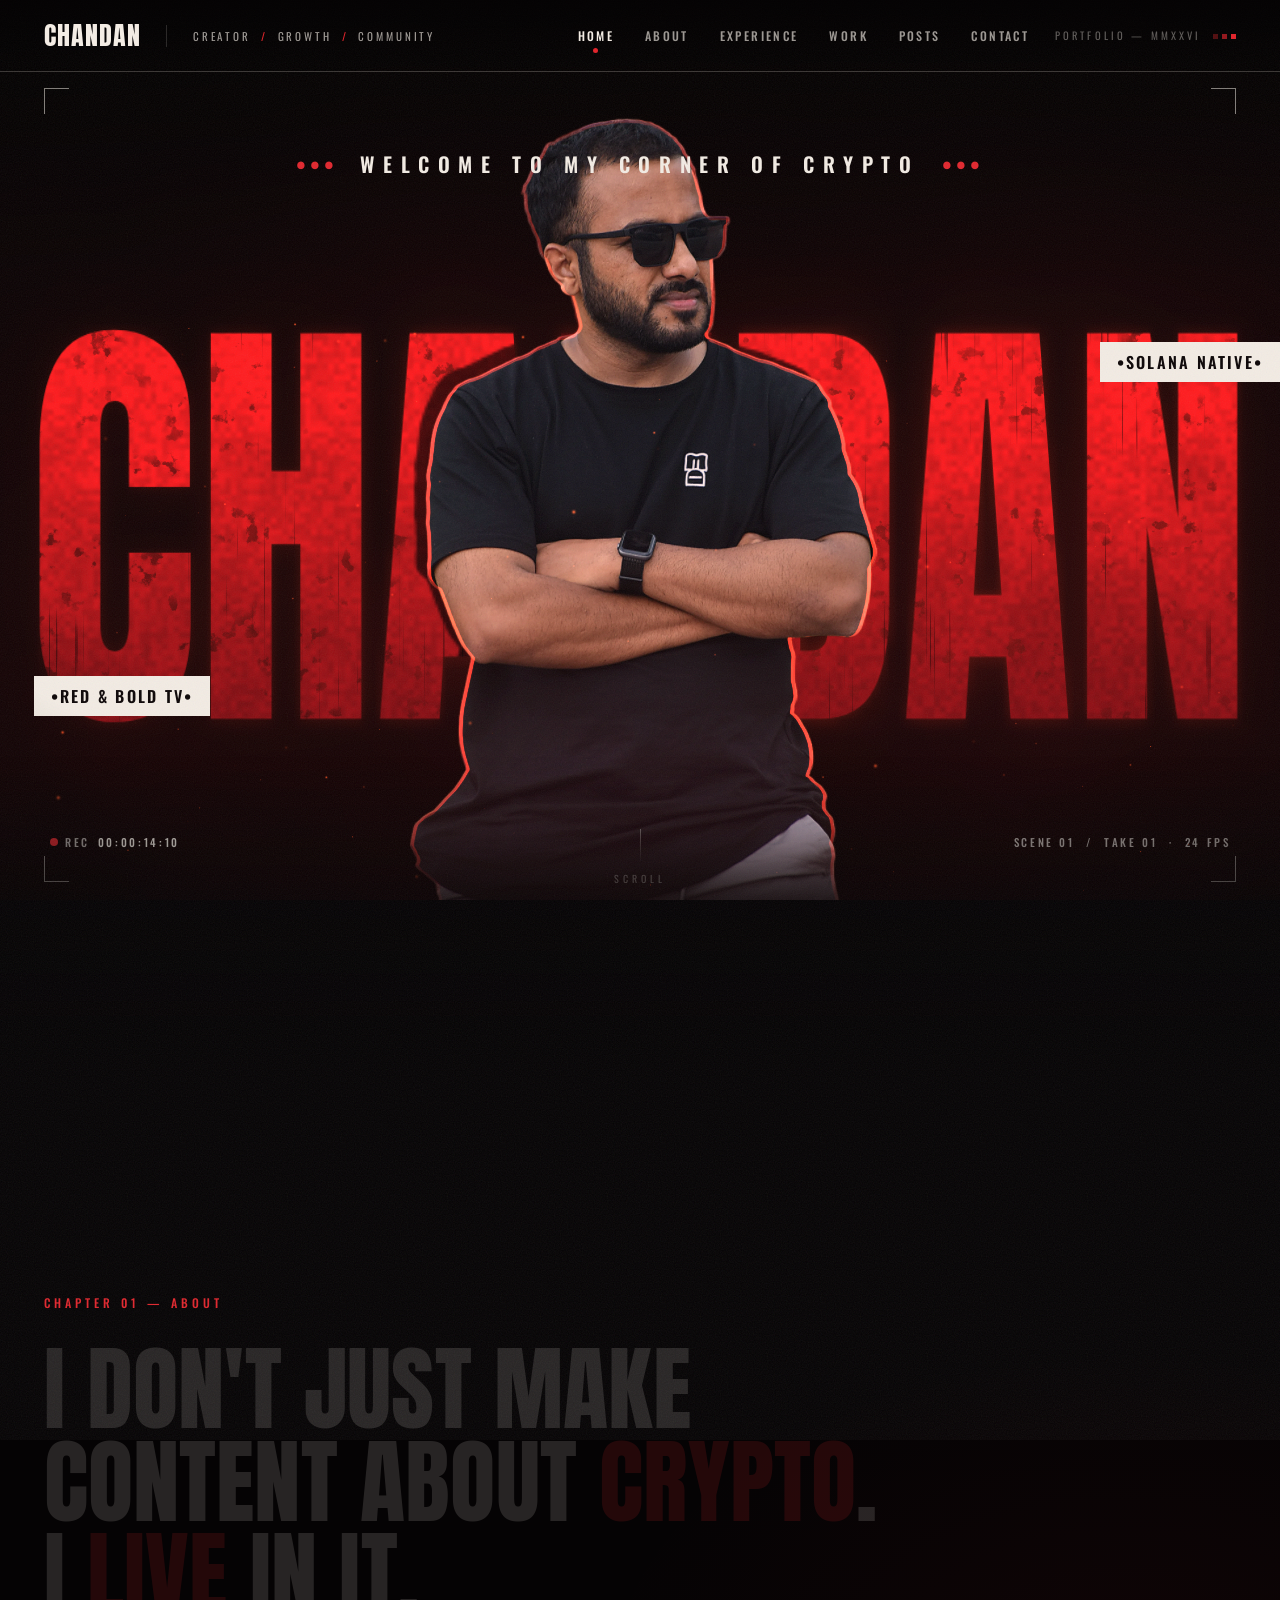
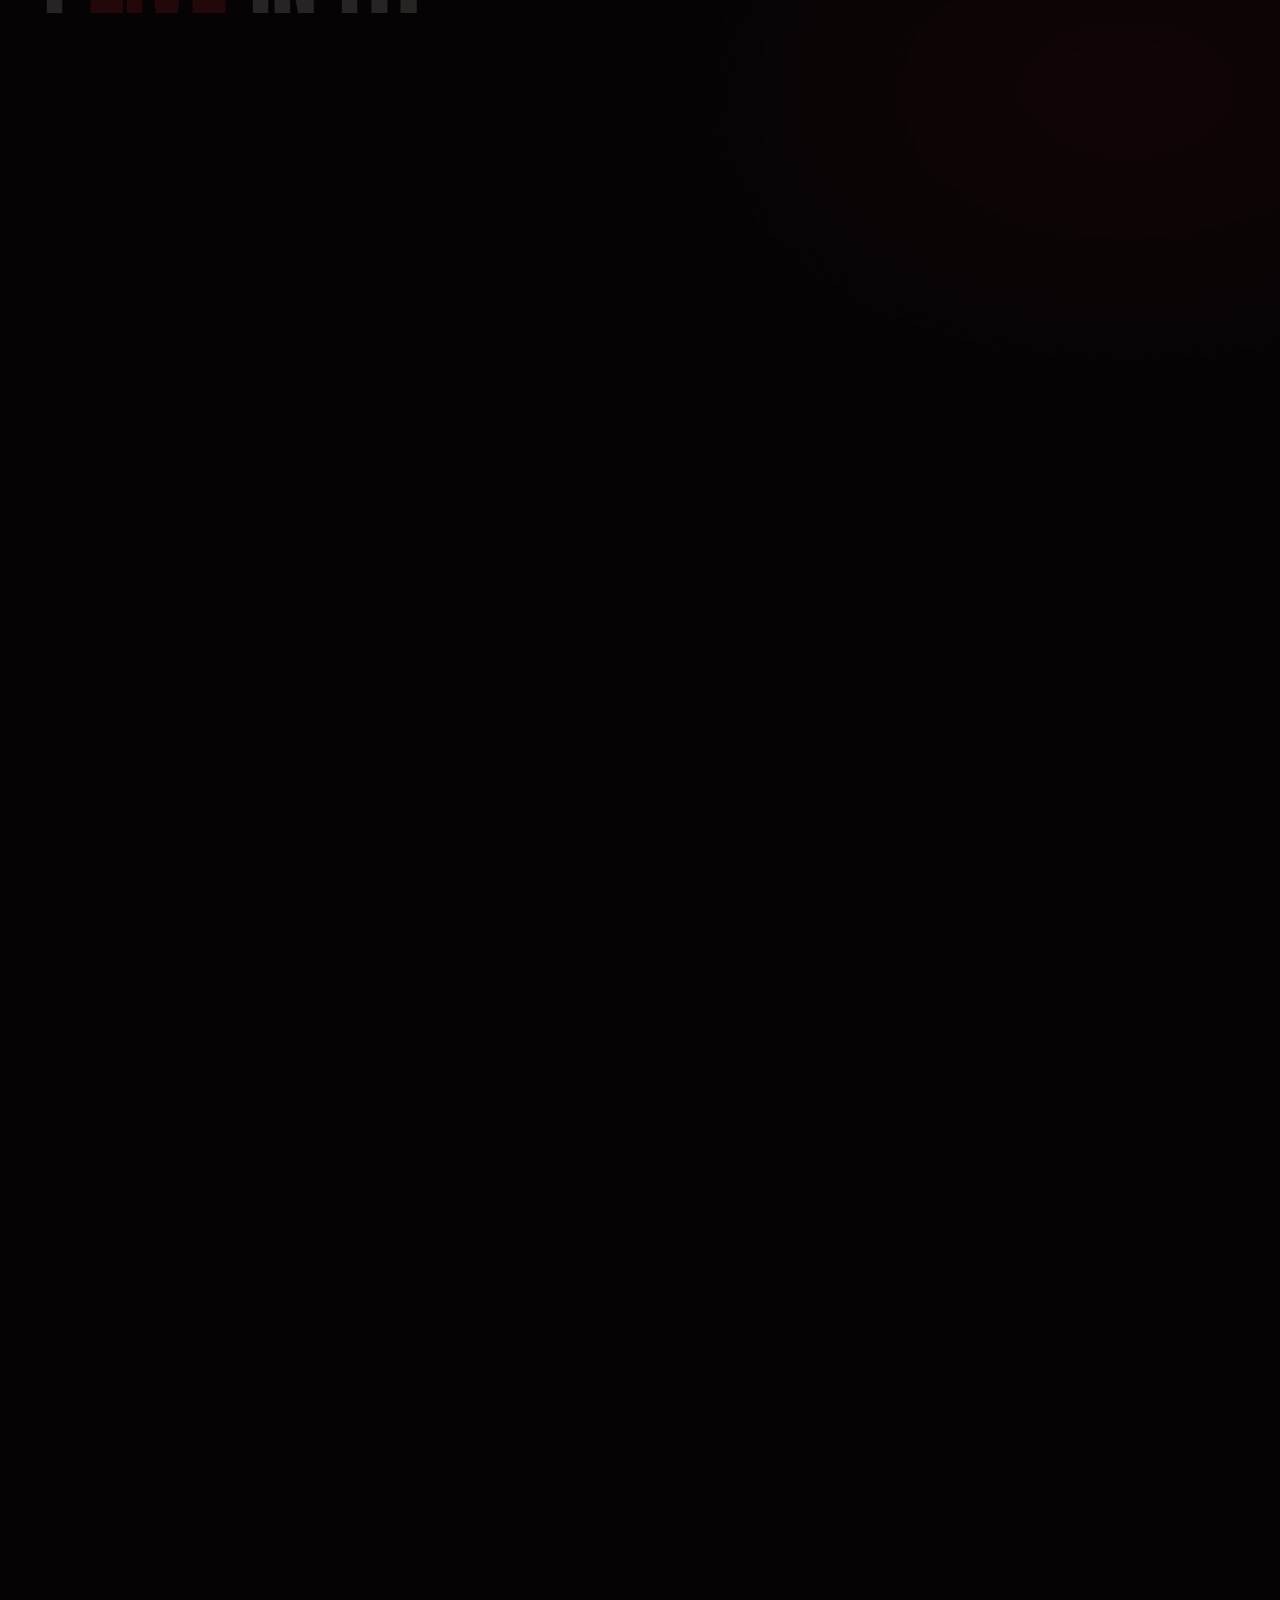
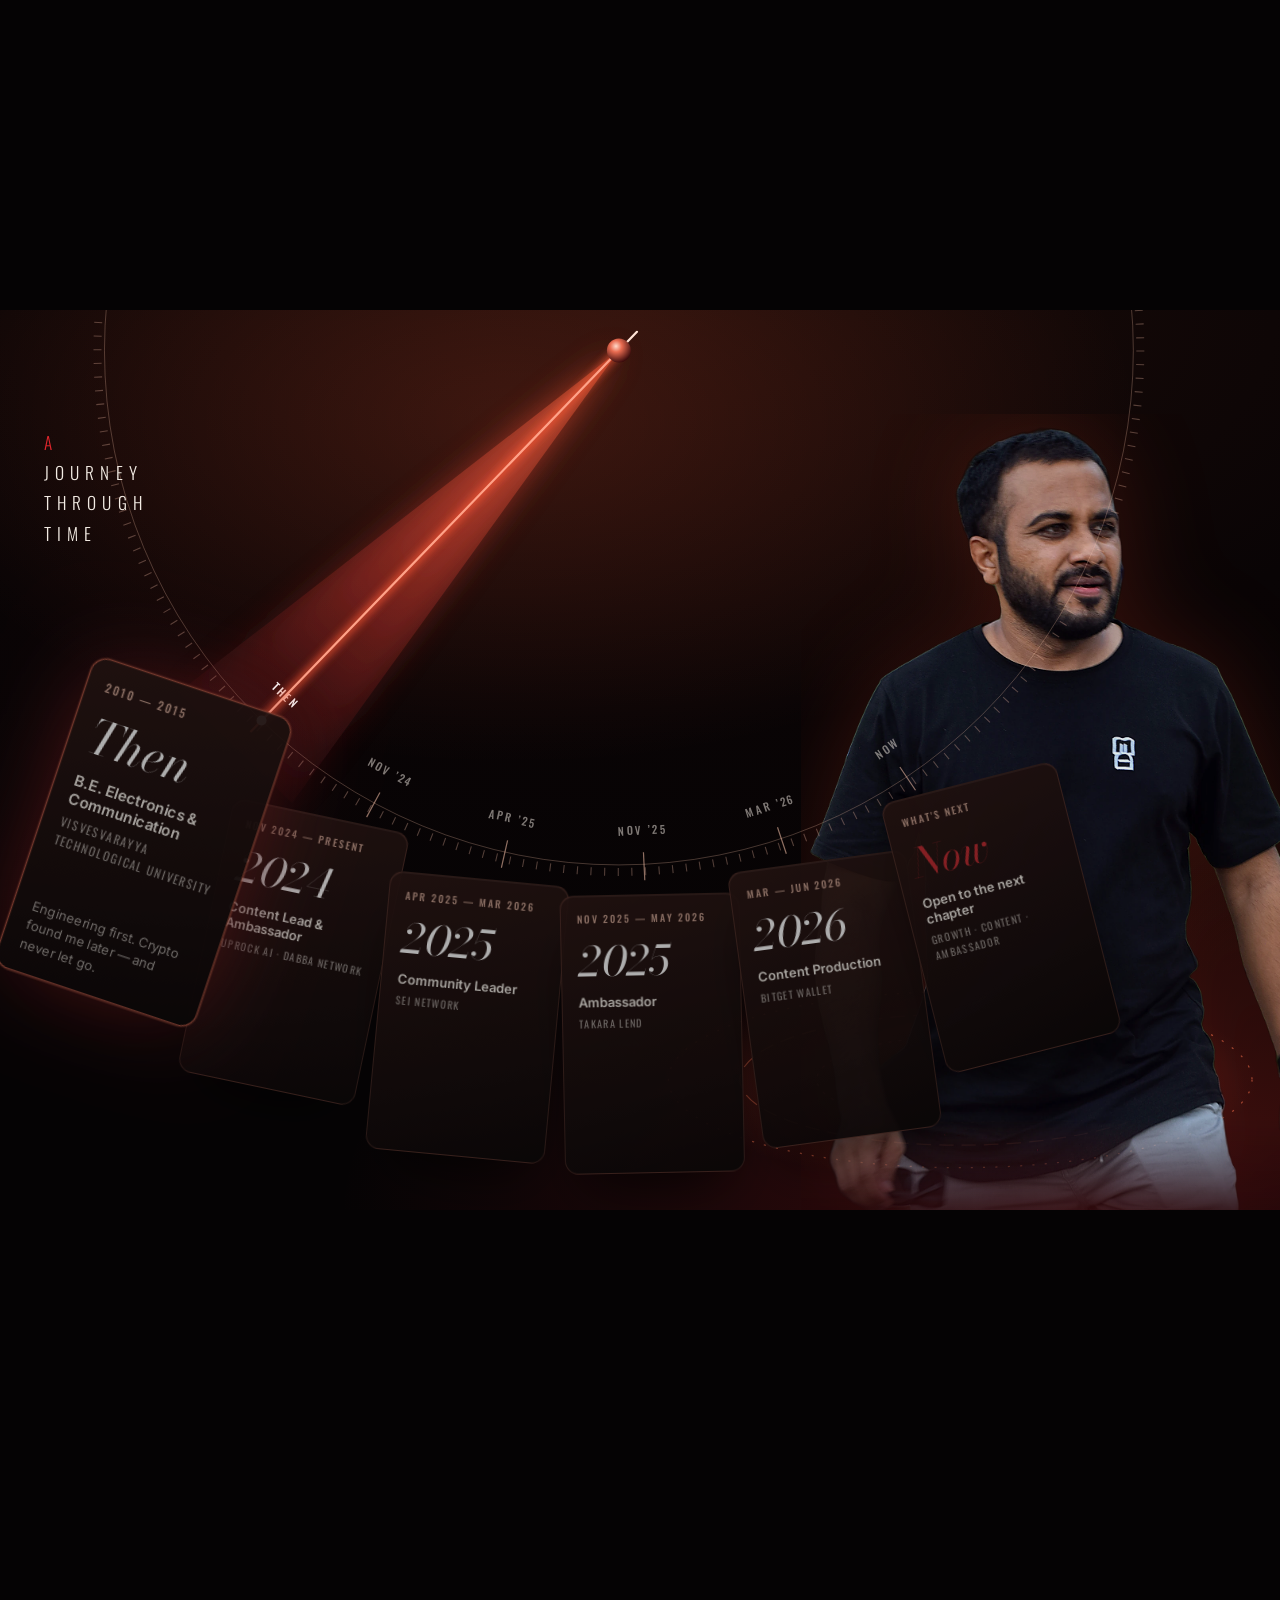
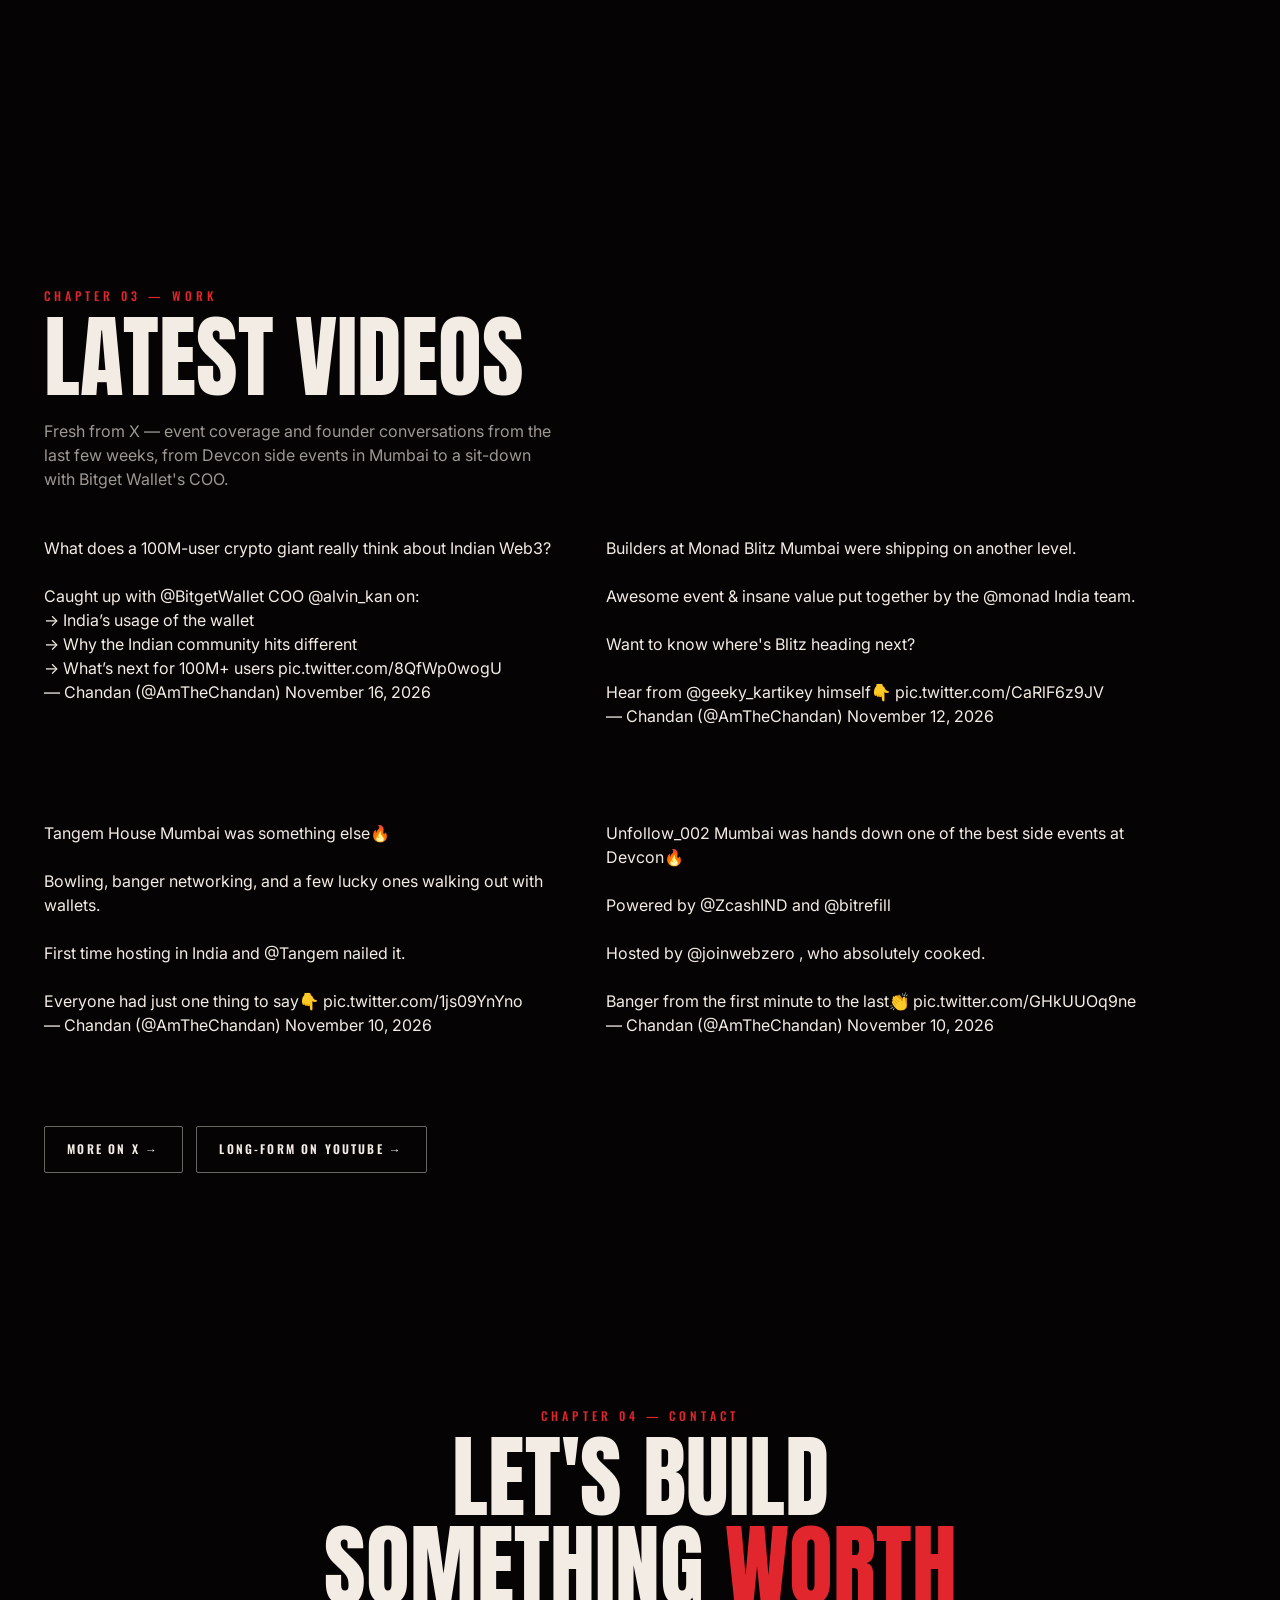
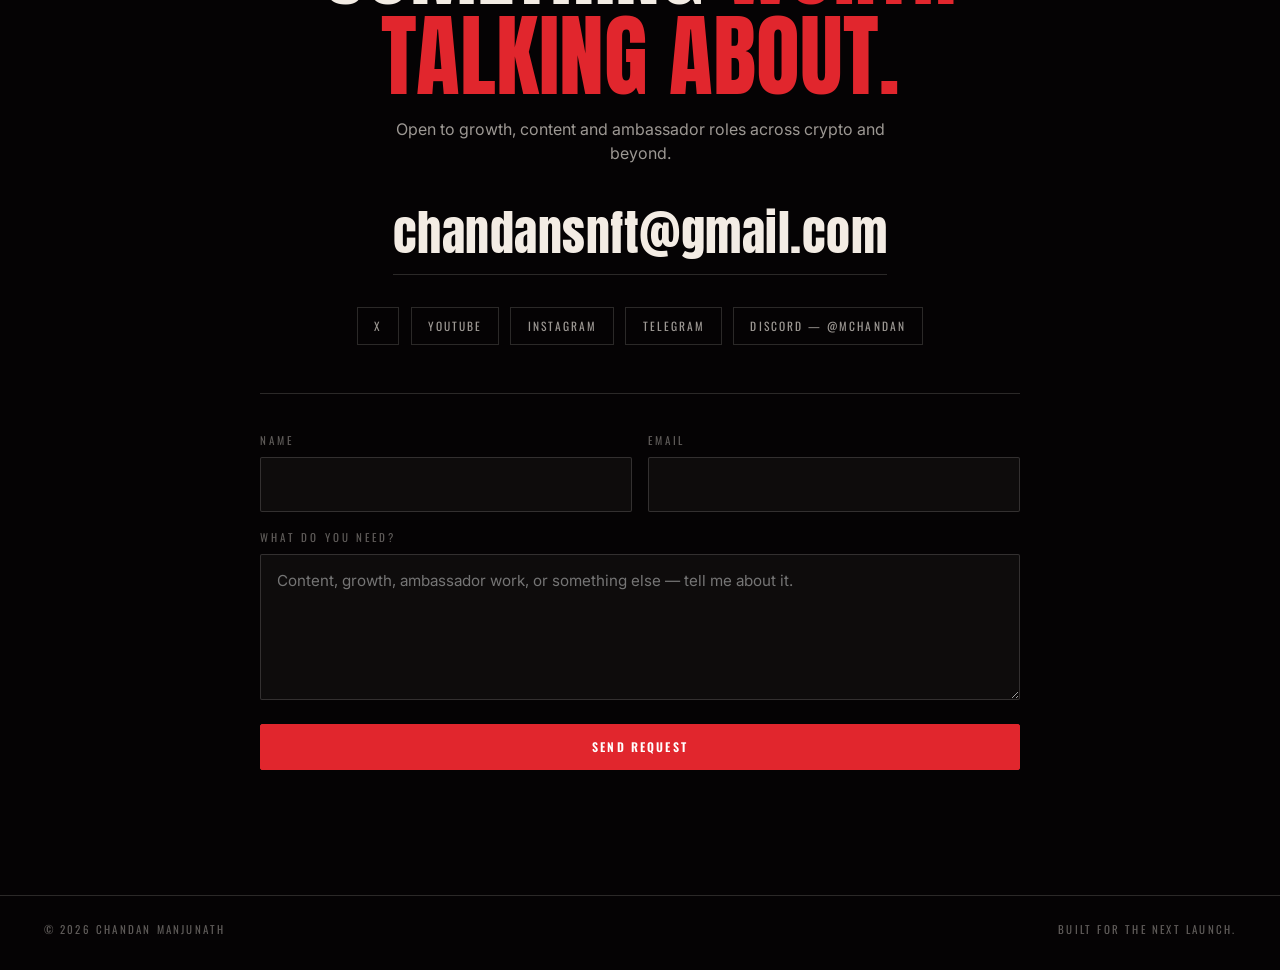
<file: index.html>
<!doctype html>
<html lang="en" class="is-booting">
<head>
<meta charset="utf-8" />
<meta name="viewport" content="width=device-width, initial-scale=1, viewport-fit=cover" />
<title>Chandan Manjunath — Content &amp; Growth</title>
<meta name="description" content="Chandan Manjunath — crypto-native growth &amp; content marketer. Community, content and ecosystem growth across Solana and beyond." />
<meta name="theme-color" content="#050304" />
<link rel="icon" href="data:image/svg+xml,<svg xmlns=%22http://www.w3.org/2000/svg%22 viewBox=%220 0 100 100%22><rect width=%22100%22 height=%22100%22 fill=%22%23050304%22/><circle cx=%2250%22 cy=%2250%22 r=%2228%22 fill=%22%23e1262d%22/></svg>" />
<link rel="preconnect" href="https://fonts.googleapis.com" />
<link rel="preconnect" href="https://fonts.gstatic.com" crossorigin />
<link rel="stylesheet" href="https://fonts.googleapis.com/css2?family=Anton&family=Bodoni+Moda:ital,opsz,wght@0,6..96,400;0,6..96,500;1,6..96,400&family=Inter:wght@400;500;600;700&family=Oswald:wght@300;400;500;600;700&display=swap" />
<link rel="stylesheet" href="css/cine.css" />
</head>
<body>

<!-- Real heading for search engines and screen readers; the visible wordmark is drawn on the canvas. -->
<h1 class="sr-only">Chandan Manjunath — Content &amp; Growth. Crypto-native growth and content marketer based in Bengaluru.</h1>

<!-- ============================================================ -->
<!-- Fixed hero stage (canvas + viewfinder HUD). Scrolled over by .flow -->
<div class="stage" id="stage">
  <canvas id="heroCanvas" aria-hidden="true"></canvas>

  <!-- Fallback when WebGL is unavailable: same composition in plain DOM -->
  <div class="stage__fallback" aria-hidden="true">
    <span class="stage__fbWord">CHANDAN</span>
    <img class="stage__fbFig" src="assets/img/hero-portrait.webp" alt="" />
  </div>

  <div class="hud" aria-hidden="true">
    <i class="hud__c hud__c--tl"></i><i class="hud__c hud__c--tr"></i>
    <i class="hud__c hud__c--bl"></i><i class="hud__c hud__c--br"></i>

    <p class="hud__rec"><i></i>REC <b id="hudTc">00:00:00:00</b></p>
    <p class="hud__meta">SCENE 01 &nbsp;/&nbsp; TAKE 01 &nbsp;·&nbsp; 24 FPS</p>

    <p class="welcome" id="welcome">
      <b class="welcome__dots">•••</b>
      <span class="welcome__text">Welcome to my corner of crypto</span>
      <b class="welcome__dots">•••</b>
    </p>

    <p class="tape tape--l" id="tapeL"><span>•Red &amp; Bold TV•</span></p>
    <p class="tape tape--r" id="tapeR"><span>•Solana native•</span></p>

    <div class="cue" id="cue"><i></i><span>Scroll</span></div>
  </div>
</div>

<!-- ============================================================ -->
<header class="hdr" id="hdr">
  <svg class="hdr__rule" aria-hidden="true" preserveAspectRatio="none">
    <line x1="0" y1="0.5" x2="100%" y2="0.5" stroke="currentColor" stroke-width="1" vector-effect="non-scaling-stroke" />
  </svg>

  <a class="hdr__mark" href="#top" aria-label="Chandan Manjunath, home">CHANDAN</a>
  <span class="hdr__div" aria-hidden="true"></span>
  <p class="hdr__roles"><span>Creator</span><span>Growth</span><span>Community</span></p>

  <nav class="hdr__nav" aria-label="Primary">
    <ul>
      <li><a href="#top" data-nav="top" class="is-active">Home</a></li>
      <li><a href="#about" data-nav="about">About</a></li>
      <li><a href="#experience" data-nav="experience">Experience</a></li>
      <li><a href="#work" data-nav="work">Work</a></li>
      <li><a href="posts.html">Posts</a></li>
      <li><a href="#contact" data-nav="contact">Contact</a></li>
    </ul>
  </nav>

  <div class="hdr__meta">
    <span class="hdr__metaLabel">Portfolio — MMXXVI</span>
    <span class="hdr__pips" aria-hidden="true"><i></i><i></i><i></i></span>
  </div>

  <button class="hdr__burger" id="burger" aria-expanded="false" aria-controls="menu">
    <span aria-hidden="true"></span><span aria-hidden="true"></span>
    <span class="sr-only">Menu</span>
  </button>
</header>

<nav class="menu" id="menu" aria-label="Primary, expanded" hidden>
  <ul>
    <li><a href="#top" data-menu>Home</a></li>
    <li><a href="#about" data-menu>About</a></li>
    <li><a href="#experience" data-menu>Experience</a></li>
    <li><a href="#work" data-menu>Work</a></li>
    <li><a href="posts.html">Posts</a></li>
    <li><a href="#contact" data-menu>Contact</a></li>
    <li><a href="assets/Chandan_Manjunath_CV.pdf" download>Résumé ↓</a></li>
  </ul>
</nav>

<!-- ============================================================ -->
<main class="flow" id="top">
  <!-- the hero is fixed, so this reserves its scroll height -->
  <div class="hero-spacer" aria-hidden="true"></div>

  <!-- ====================== CHAPTER 01 — ABOUT ====================== -->
  <section class="manifesto" id="about" aria-labelledby="manifestoTitle">
    <div class="manifesto__pin">
      <p class="eyebrow">Chapter 01 — About</p>

      <h2 class="manifesto__text" id="manifestoTitle" data-manifesto>
        I don't just make content about <em>crypto</em>. I <em>live</em> in it.
      </h2>

      <div class="manifesto__body" id="manifestoBody">
        <p class="manifesto__copy">
          Crypto-native growth and content marketer with 5+ years building communities,
          producing content and driving ecosystem growth on Solana and beyond. I've grown
          communities from zero, onboarded protocols, managed 400,000+ member platforms and
          traded DeFi products firsthand across Kamino, Drift, Jupiter and Perena.
        </p>

        <dl class="facts">
          <div><dt>Based in</dt><dd>Bengaluru, India</dd></div>
          <div><dt>Education</dt><dd>B.E. Electronics &amp; Communication — VTU, 2010–15</dd></div>
          <div><dt>Languages</dt><dd>English · Hindi · Kannada · German</dd></div>
          <div><dt>Certified</dt><dd>Safary Club Crypto Marketer, Cohort 4</dd></div>
        </dl>

        <a class="btn btn--ghost" href="assets/Chandan_Manjunath_CV.pdf" download>Download résumé ↓</a>
      </div>
    </div>
  </section>

  <!-- ====================== CHAPTER 02 — EXPERIENCE ====================== -->
  <section class="journey" id="experience" aria-labelledby="journeyTitle">
    <div class="journey__pin" id="journeyPin">
      <div class="jroom" aria-hidden="true"></div>

      <h2 class="jtitle" id="journeyTitle"><span>A</span><span>Journey</span><span>Through</span><span>Time</span></h2>

      <svg class="jclock" id="jclock" aria-hidden="true" focusable="false">
        <defs>
          <linearGradient id="gBeam" gradientUnits="userSpaceOnUse">
            <stop offset="0" stop-color="#ff5a36" stop-opacity="0.9" />
            <stop offset="1" stop-color="#e1262d" stop-opacity="0.05" />
          </linearGradient>
          <radialGradient id="gPivot" cx="38%" cy="32%" r="70%">
            <stop offset="0" stop-color="#ffd9c9" />
            <stop offset="0.35" stop-color="#e86b50" />
            <stop offset="1" stop-color="#3a0b0c" />
          </radialGradient>
          <filter id="fBlur" x="-30%" y="-30%" width="160%" height="160%"><feGaussianBlur stdDeviation="14" /></filter>
          <filter id="fGlow" x="-50%" y="-50%" width="200%" height="200%"><feGaussianBlur stdDeviation="4" /></filter>
        </defs>
        <circle id="dRing"  fill="none" />
        <circle id="dTicks" fill="none" />
        <g id="dLabels"></g>
        <polygon id="beamSoft" filter="url(#fBlur)" />
        <polygon id="beam" />
        <line id="hand" />
        <line id="handGlow" filter="url(#fGlow)" />
        <circle id="tip" />
        <circle id="pivot" />
      </svg>

      <svg class="jfloor" id="jfloor" aria-hidden="true" focusable="false" viewBox="0 0 600 220">
        <defs>
          <radialGradient id="gPool" cx="50%" cy="50%" r="50%">
            <stop offset="0" stop-color="#ff5a36" stop-opacity="0.35" />
            <stop offset="1" stop-color="#ff5a36" stop-opacity="0" />
          </radialGradient>
        </defs>
        <ellipse cx="300" cy="110" rx="290" ry="100" fill="url(#gPool)" />
        <ellipse class="ring r1" cx="300" cy="110" rx="285" ry="86" />
        <ellipse class="ring r2" cx="300" cy="110" rx="215" ry="64" />
        <ellipse class="ring r3" cx="300" cy="110" rx="140" ry="42" />
        <ellipse class="ring r4" cx="300" cy="110" rx="70"  ry="21" />
      </svg>

      <img class="jfig" id="jfig" src="assets/img/about-cutout.webp" alt="" draggable="false" />

      <ol class="jdeck" id="jdeck">
        <li>
          <button class="jcard" type="button" data-label="Then" data-short="2010">
            <span class="jcard__date">2010 — 2015</span>
            <span class="jcard__year">Then</span>
            <strong class="jcard__role">B.E. Electronics &amp; Communication</strong>
            <span class="jcard__org">Visvesvarayya Technological University</span>
            <span class="jcard__more">Engineering first. Crypto found me later — and never let go.</span>
          </button>
        </li>
        <li>
          <button class="jcard" type="button" data-label="Nov ’24" data-short="2024">
            <span class="jcard__date">Nov 2024 — Present</span>
            <span class="jcard__year">2024</span>
            <strong class="jcard__role">Content Lead &amp; Ambassador</strong>
            <span class="jcard__org">UpRock AI · Dabba Network</span>
            <span class="jcard__more">Monthly content strategy, short-form production and IRL brand representation.</span>
          </button>
        </li>
        <li>
          <button class="jcard" type="button" data-label="Apr ’25" data-short="2025">
            <span class="jcard__date">Apr 2025 — Mar 2026</span>
            <span class="jcard__year">2025</span>
            <strong class="jcard__role">Community Leader</strong>
            <span class="jcard__org">Sei Network</span>
            <span class="jcard__more">Grew the X community 283% in six months; ran daily Discord &amp; Telegram operations.</span>
          </button>
        </li>
        <li>
          <button class="jcard" type="button" data-label="Nov ’25" data-short="2025">
            <span class="jcard__date">Nov 2025 — May 2026</span>
            <span class="jcard__year">2025</span>
            <strong class="jcard__role">Ambassador</strong>
            <span class="jcard__org">Takara Lend</span>
            <span class="jcard__more">Content strategy, AMA-led onboarding and continuous product feedback.</span>
          </button>
        </li>
        <li>
          <button class="jcard" type="button" data-label="Mar ’26" data-short="2026">
            <span class="jcard__date">Mar — Jun 2026</span>
            <span class="jcard__year">2026</span>
            <strong class="jcard__role">Content Production</strong>
            <span class="jcard__org">Bitget Wallet</span>
            <span class="jcard__more">A video series on perps trading — from fundamentals to execution.</span>
          </button>
        </li>
        <li>
          <button class="jcard jcard--next" type="button" data-label="Now" data-short="Next">
            <span class="jcard__date">What's next</span>
            <span class="jcard__year">Now</span>
            <strong class="jcard__role">Open to the next chapter</strong>
            <span class="jcard__org">Growth · Content · Ambassador</span>
            <span class="jcard__more">Let's build something worth talking about. <a href="#contact">Say hello →</a></span>
          </button>
        </li>
      </ol>

      <p class="jhint" aria-hidden="true"><span class="jhint__a">Move</span><span class="jhint__b">to travel</span><span class="jhint__c">through time</span><i></i></p>
      <p class="jnote jnote--bl" aria-hidden="true">Same<br>curiosity<br>a bigger<br>stage</p>
      <p class="jlive sr-only" id="jlive" aria-live="polite"></p>

      <ul class="jrail" id="jrail" aria-label="Timeline"></ul>
    </div>
  </section>

  <!-- ====================== CHAPTER 03 — WORK (interim) ====================== -->
  <section class="work" id="work" aria-labelledby="workTitle">
    <div class="work__head">
      <p class="eyebrow">Chapter 03 — Work</p>
      <h2 id="workTitle">Latest videos</h2>
      <p class="work__lead">Fresh from X — event coverage and founder conversations from the last few weeks, from Devcon side events in Mumbai to a sit-down with Bitget Wallet's COO.</p>
    </div>

    <div class="xgrid">
      <div class="xcard">
        <blockquote class="twitter-tweet" data-theme="dark"><p lang="en" dir="ltr">What does a 100M-user crypto giant really think about Indian Web3?<br><br>Caught up with <a href="https://x.com/BitgetWallet?ref_src=twsrc%5Etfw">@BitgetWallet</a> COO <a href="https://x.com/alvin_kan?ref_src=twsrc%5Etfw">@alvin_kan</a> on:<br>→ India’s usage of the wallet<br>→ Why the Indian community hits different <br>→ What’s next for 100M+ users <a href="https://t.co/8QfWp0wogU">pic.twitter.com/8QfWp0wogU</a></p>&mdash; Chandan (@AmTheChandan) <a href="https://x.com/AmTheChandan/status/2122194199441248299?ref_src=twsrc%5Etfw">November 16, 2026</a></blockquote>
      </div>
      <div class="xcard">
        <blockquote class="twitter-tweet" data-theme="dark"><p lang="en" dir="ltr">Builders at Monad Blitz Mumbai were shipping on another level.<br><br>Awesome event &amp; insane value put together by the <a href="https://x.com/monad?ref_src=twsrc%5Etfw">@monad</a> India team.<br><br>Want to know where&#39;s Blitz heading next?<br><br>Hear from <a href="https://x.com/geeky_kartikey?ref_src=twsrc%5Etfw">@geeky_kartikey</a> himself👇 <a href="https://t.co/CaRlF6z9JV">pic.twitter.com/CaRlF6z9JV</a></p>&mdash; Chandan (@AmTheChandan) <a href="https://x.com/AmTheChandan/status/2120875202712318121?ref_src=twsrc%5Etfw">November 12, 2026</a></blockquote>
      </div>
      <div class="xcard">
        <blockquote class="twitter-tweet" data-theme="dark"><p lang="en" dir="ltr">Tangem House Mumbai was something else🔥<br><br>Bowling, banger networking, and a few lucky ones walking out with wallets.<br><br>First time hosting in India and <a href="https://x.com/Tangem?ref_src=twsrc%5Etfw">@Tangem</a> nailed it.<br><br>Everyone had just one thing to say👇 <a href="https://t.co/1js09YnYno">pic.twitter.com/1js09YnYno</a></p>&mdash; Chandan (@AmTheChandan) <a href="https://x.com/AmTheChandan/status/2120188329643987298?ref_src=twsrc%5Etfw">November 10, 2026</a></blockquote>
      </div>
      <div class="xcard">
        <blockquote class="twitter-tweet" data-theme="dark"><p lang="en" dir="ltr">Unfollow_002 Mumbai was hands down one of the best side events at Devcon🔥<br><br>Powered by <a href="https://x.com/ZcashIND?ref_src=twsrc%5Etfw">@ZcashIND</a> and <a href="https://x.com/bitrefill?ref_src=twsrc%5Etfw">@bitrefill</a> <br><br>Hosted by <a href="https://x.com/joinwebzero?ref_src=twsrc%5Etfw">@joinwebzero</a> , who absolutely cooked.<br><br>Banger from the first minute to the last👏 <a href="https://t.co/GHkUUOq9ne">pic.twitter.com/GHkUUOq9ne</a></p>&mdash; Chandan (@AmTheChandan) <a href="https://x.com/AmTheChandan/status/2120079264121020903?ref_src=twsrc%5Etfw">November 10, 2026</a></blockquote>
      </div>
    </div>

    <p class="work__more">
      <a class="btn btn--ghost" href="https://x.com/AmTheChandan/media" target="_blank" rel="noopener">More on X →</a>
      <a class="btn btn--ghost" href="https://www.youtube.com/@redandbold" target="_blank" rel="noopener">Long-form on YouTube →</a>
    </p>
  </section>

  <!-- ====================== CHAPTER 04 — CONTACT (interim) ====================== -->
  <section class="contact" id="contact" aria-labelledby="contactTitle">
    <div class="contact__inner">
      <p class="eyebrow">Chapter 04 — Contact</p>
      <h2 id="contactTitle">Let's build something <em>worth talking about.</em></h2>
      <p class="contact__lead">Open to growth, content and ambassador roles across crypto and beyond.</p>
      <a class="contact__mail" href="mailto:chandansnft@gmail.com">chandansnft@gmail.com</a>

      <ul class="contact__social">
        <li><a href="https://x.com/AmTheChandan" target="_blank" rel="noopener">X</a></li>
        <li><a href="https://www.youtube.com/@redandbold" target="_blank" rel="noopener">YouTube</a></li>
        <li><a href="https://www.instagram.com/redboldtv/" target="_blank" rel="noopener">Instagram</a></li>
        <li><a href="https://t.me/chandansgram" target="_blank" rel="noopener">Telegram</a></li>
        <li><span>Discord — @mchandan</span></li>
      </ul>

      <form class="cform" id="contactForm" action="https://formspree.io/f/mgogjaak" method="POST">
        <div class="cform__row">
          <label class="field"><span>Name</span><input type="text" name="name" required autocomplete="name" /></label>
          <label class="field"><span>Email</span><input type="email" name="email" required autocomplete="email" /></label>
        </div>
        <label class="field"><span>What do you need?</span>
          <textarea name="message" rows="5" required placeholder="Content, growth, ambassador work, or something else — tell me about it."></textarea>
        </label>
        <input type="text" name="_gotcha" class="field--hp" tabindex="-1" autocomplete="off" />
        <button class="btn btn--solid" type="submit" id="cformBtn">Send request</button>
        <p class="cform__status" id="cformStatus" role="status" aria-live="polite"></p>
      </form>
    </div>

    <footer class="foot">
      <span>© <span id="year"></span> Chandan Manjunath</span>
      <span>Built for the next launch.</span>
    </footer>
  </section>
</main>

<div class="film" aria-hidden="true"></div>

<div class="boot" id="boot" role="status" aria-live="polite">
  <div class="boot__bar"><i id="bootFill"></i></div>
  <p class="boot__label">Loading</p>
</div>

<noscript><style>
  .boot{display:none!important}
  .stage__fallback{display:block!important}
  .hdr{opacity:1!important;transform:none!important}
  .manifesto{height:auto!important}.manifesto__pin{position:static!important;height:auto!important;padding-top:7rem!important}
  .manifesto__body{opacity:1!important;transform:none!important}
  .journey{height:auto!important}.journey__pin{position:static!important;height:auto!important;padding:6rem 1.25rem 3rem!important}
  .jclock,.jfloor,.jfig,.jhint,.jnote,.jrail,.jroom{display:none!important}
  .jdeck{position:static!important;display:grid;gap:12px;perspective:none!important}
  .jcard{position:static!important;width:auto!important;height:auto!important;transform:none!important;opacity:1!important;filter:none!important}
  .jcard__more{opacity:1!important;transform:none!important}
</style></noscript>

<script async src="https://platform.twitter.com/widgets.js" charset="utf-8"></script>
<script type="module" src="js/cine/main.js"></script>
</body>
</html>
</file>
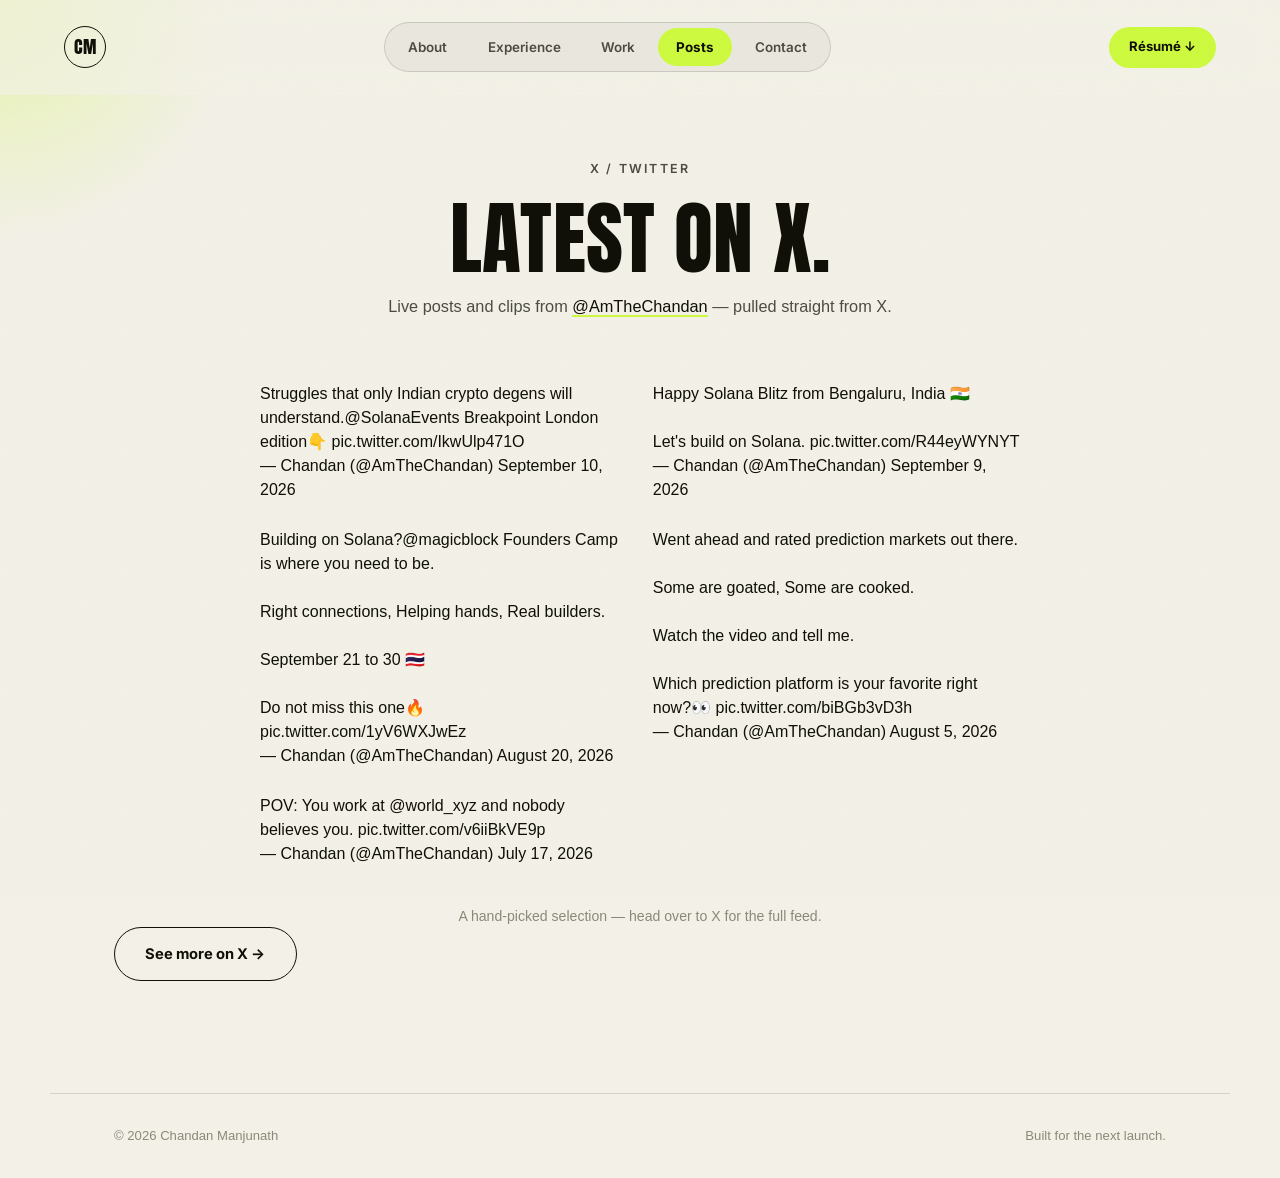
<file: posts.html>
<!doctype html>
<html lang="en">
<head>
<meta charset="UTF-8" />
<meta name="viewport" content="width=device-width, initial-scale=1.0" />
<title>Chandan Manjunath — Posts</title>
<meta name="description" content="Recent posts and videos from Chandan Manjunath on X — crypto, community and content, straight from the source." />
<link rel="icon" href="data:image/svg+xml,<svg xmlns=%22http://www.w3.org/2000/svg%22 viewBox=%220 0 100 100%22 style=%22background:%23101010%22><rect width=%22100%22 height=%22100%22 fill=%22%23101010%22/><circle cx=%2250%22 cy=%2250%22 r=%2230%22 fill=%22%23d4ff3f%22/></svg>" />
<link rel="preconnect" href="https://fonts.googleapis.com" />
<link rel="preconnect" href="https://fonts.gstatic.com" crossorigin />
<link rel="stylesheet" href="https://fonts.googleapis.com/css2?family=Anton&family=Inter:wght@400;500;600;700;800&display=swap" />
<link rel="stylesheet" href="css/style.css" />
</head>
<body>

<div class="noise"></div>
<div class="cursor-glow" id="cursorGlow"></div>

<header class="nav" id="nav">
  <a href="index.html#top" class="nav__mark">CM</a>
  <nav class="nav__tabs" id="navTabs" role="tablist" aria-label="Section navigation">
    <a href="index.html#about" class="nav__tab">About</a>
    <a href="index.html#experience" class="nav__tab">Experience</a>
    <a href="index.html#work" class="nav__tab">Work</a>
    <a href="posts.html" class="nav__tab is-active">Posts</a>
    <a href="index.html#contact" class="nav__tab">Contact</a>
  </nav>
  <a href="assets/Chandan_Manjunath_CV.pdf" class="nav__cta" download>Résumé ↓</a>
  <button class="nav__burger" id="burger" aria-label="Toggle menu"><span></span><span></span><span></span></button>
</header>

<div class="mobile-menu" id="mobileMenu">
  <a href="index.html#about">About</a>
  <a href="index.html#experience">Experience</a>
  <a href="index.html#work">Work</a>
  <a href="posts.html" class="is-active">Posts</a>
  <a href="index.html#contact">Contact</a>
  <a href="assets/Chandan_Manjunath_CV.pdf" download>Download Résumé</a>
</div>

<main id="top">

  <section class="section posts-hero">
    <p class="eyebrow reveal">X / Twitter</p>
    <h1 class="reveal">Latest on X.</h1>
    <p class="section__sub reveal">Live posts and clips from <a href="https://x.com/AmTheChandan" target="_blank" rel="noopener" class="posts-hero__link">@AmTheChandan</a> — pulled straight from X.</p>
  </section>

  <section class="section posts-section">
    <div class="posts-grid">

      <div class="tweet-embed reveal">
        <blockquote class="twitter-tweet" data-theme="light">
          <p lang="en" dir="ltr">Struggles that only Indian crypto degens will understand.<a href="https://x.com/SolanaEvents?ref_src=twsrc%5Etfw">@SolanaEvents</a> Breakpoint London edition👇 <a href="https://t.co/IkwUlp471O">pic.twitter.com/IkwUlp471O</a></p>&mdash; Chandan (@AmTheChandan) <a href="https://x.com/AmTheChandan/status/2098059143806648415?ref_src=twsrc%5Etfw">September 10, 2026</a>
        </blockquote>
      </div>

      <div class="tweet-embed reveal">
        <blockquote class="twitter-tweet" data-theme="light">
          <p lang="en" dir="ltr">Happy Solana Blitz from Bengaluru, India 🇮🇳 <br><br>Let&#39;s build on Solana. <a href="https://t.co/R44eyWYNYT">pic.twitter.com/R44eyWYNYT</a></p>&mdash; Chandan (@AmTheChandan) <a href="https://x.com/AmTheChandan/status/2097716668059492375?ref_src=twsrc%5Etfw">September 9, 2026</a>
        </blockquote>
      </div>

      <div class="tweet-embed reveal">
        <blockquote class="twitter-tweet" data-theme="light">
          <p lang="en" dir="ltr">Building on Solana?<a href="https://x.com/magicblock?ref_src=twsrc%5Etfw">@magicblock</a> Founders Camp is where you need to be.<br><br>Right connections, Helping hands, Real builders.<br><br>September 21 to 30 🇹🇭<br><br>Do not miss this one🔥 <a href="https://t.co/1yV6WXJwEz">pic.twitter.com/1yV6WXJwEz</a></p>&mdash; Chandan (@AmTheChandan) <a href="https://x.com/AmTheChandan/status/2090451268221481218?ref_src=twsrc%5Etfw">August 20, 2026</a>
        </blockquote>
      </div>

      <div class="tweet-embed reveal">
        <blockquote class="twitter-tweet" data-theme="light">
          <p lang="en" dir="ltr">Went ahead and rated prediction markets out there.<br><br>Some are goated, Some are cooked.<br><br>Watch the video and tell me.<br><br>Which prediction platform is your favorite right now?👀 <a href="https://t.co/biBGb3vD3h">pic.twitter.com/biBGb3vD3h</a></p>&mdash; Chandan (@AmTheChandan) <a href="https://x.com/AmTheChandan/status/2084980240367923433?ref_src=twsrc%5Etfw">August 5, 2026</a>
        </blockquote>
      </div>

      <div class="tweet-embed reveal">
        <blockquote class="twitter-tweet" data-theme="light">
          <p lang="en" dir="ltr">POV: You work at <a href="https://x.com/world_xyz?ref_src=twsrc%5Etfw">@world_xyz</a> and nobody believes you. <a href="https://t.co/v6iiBkVE9p">pic.twitter.com/v6iiBkVE9p</a></p>&mdash; Chandan (@AmTheChandan) <a href="https://x.com/AmTheChandan/status/2078148323597529307?ref_src=twsrc%5Etfw">July 17, 2026</a>
        </blockquote>
      </div>

    </div>

    <p class="posts-note reveal">A hand-picked selection — head over to X for the full feed.</p>

    <div class="video-more reveal">
      <a href="https://x.com/AmTheChandan" target="_blank" rel="noopener" class="btn btn--ghost">See more on X →</a>
    </div>
  </section>

</main>

<footer class="footer">
  <span>© <span id="year"></span> Chandan Manjunath</span>
  <span>Built for the next launch.</span>
</footer>

<script async src="https://platform.twitter.com/widgets.js" charset="utf-8"></script>
<script src="js/main.js"></script>
</body>
</html>
</file>
<file: css/cine.css>
/* ========================================================================
   Cinematic rebuild — black + red.  Phase 1: shell, opening, about, journey.
   ====================================================================== */

:root {
  --bg: #050304;
  --bg2: #0b0607;
  --ink: #f3ece4;
  --dim: rgba(243, 236, 228, 0.64);
  --faint: rgba(243, 236, 228, 0.38);
  --line: rgba(243, 236, 228, 0.16);
  --red: #e1262d;
  --red-deep: #8d0f16;
  --ember: #ff5a36;

  --f-display: 'Anton', Impact, 'Arial Narrow', sans-serif;
  --f-ui: 'Oswald', 'Arial Narrow', sans-serif;
  --f-serif: 'Bodoni Moda', Georgia, serif;
  --f-body: 'Inter', system-ui, -apple-system, 'Segoe UI', sans-serif;

  --edge: clamp(1.1rem, 3.4vw, 3rem);
  --hdr-h: clamp(56px, 8vh, 74px);
}

*, *::before, *::after { box-sizing: border-box; }
html { background: var(--bg); overflow-x: clip; scroll-behavior: smooth; }
body {
  margin: 0; background: var(--bg); color: var(--ink);
  font-family: var(--f-body); font-size: 16px; line-height: 1.5;
  -webkit-font-smoothing: antialiased; overflow-x: clip;
}
html.is-booting body, html.menu-open body { overflow: hidden; }
img { max-width: 100%; display: block; }
a { color: inherit; text-decoration: none; }
h1, h2, h3, p, ul, ol, dl, dd { margin: 0; padding: 0; }
ul, ol { list-style: none; }
button { font: inherit; color: inherit; }
:focus-visible { outline: 2px solid var(--ember); outline-offset: 3px; }

.sr-only {
  position: absolute !important; width: 1px; height: 1px; padding: 0; margin: -1px;
  overflow: hidden; clip: rect(0 0 0 0); white-space: nowrap; border: 0;
}

.eyebrow {
  font-family: var(--f-ui); font-weight: 500; font-size: 12px;
  letter-spacing: 0.34em; text-transform: uppercase; color: var(--red);
}

.btn {
  display: inline-flex; align-items: center; gap: 0.6em; cursor: pointer;
  font-family: var(--f-ui); font-weight: 600; font-size: 12px; letter-spacing: 0.18em; text-transform: uppercase;
  padding: 1.1em 1.9em; border-radius: 2px; background: transparent;
  border: 1px solid rgba(243, 236, 228, 0.42); color: var(--ink);
  transition: background 0.3s, color 0.3s, border-color 0.3s;
}
.btn:hover { background: var(--ink); color: #0b0506; border-color: var(--ink); }
.btn--solid { background: var(--red); border-color: var(--red); color: #fff; }
.btn--solid:hover { background: #fff; color: #0b0506; border-color: #fff; }
.btn[disabled] { opacity: 0.6; pointer-events: none; }

/* ------------------------------------------------------------------ */
/* Film overlay: vignette + grain, over everything                      */
/* ------------------------------------------------------------------ */
.film { position: fixed; inset: 0; z-index: 90; pointer-events: none; }
.film::before {
  content: ''; position: absolute; inset: 0;
  background: radial-gradient(120% 90% at 50% 46%, transparent 52%, rgba(0, 0, 0, 0.58) 100%);
}
.film::after {
  content: ''; position: absolute; inset: -60%;
  background-image: url("data:image/svg+xml,%3Csvg xmlns='http://www.w3.org/2000/svg' width='160' height='160'%3E%3Cfilter id='n'%3E%3CfeTurbulence type='fractalNoise' baseFrequency='0.85' numOctaves='2' stitchTiles='stitch'/%3E%3C/filter%3E%3Crect width='100%25' height='100%25' filter='url(%23n)'/%3E%3C/svg%3E");
  opacity: 0.075; mix-blend-mode: screen;
  animation: grain 0.9s steps(1) infinite;
}
@keyframes grain {
  0% { transform: translate(0, 0); } 17% { transform: translate(-4%, 3%); } 33% { transform: translate(3%, -5%); }
  50% { transform: translate(-6%, -2%); } 67% { transform: translate(5%, 4%); } 83% { transform: translate(-2%, 6%); }
}

/* ------------------------------------------------------------------ */
/* Boot veil                                                            */
/* ------------------------------------------------------------------ */
.boot {
  position: fixed; inset: 0; z-index: 200; background: #000;
  display: grid; place-content: center; justify-items: center; gap: 14px;
  transition: opacity 1s ease 0.15s, visibility 0s linear 1.2s;
}
.boot__bar { width: min(220px, 50vw); height: 1px; background: rgba(243, 236, 228, 0.18); overflow: hidden; }
.boot__bar i { display: block; height: 100%; background: var(--red); transform: scaleX(0); transform-origin: left; transition: transform 0.5s ease; }
.boot__label { font-family: var(--f-ui); font-size: 10px; letter-spacing: 0.5em; text-transform: uppercase; color: var(--faint); }
html.is-ready .boot { opacity: 0; visibility: hidden; }

/* ------------------------------------------------------------------ */
/* Header                                                               */
/* ------------------------------------------------------------------ */
.hdr {
  position: fixed; inset: 0 0 auto 0; z-index: 100; height: var(--hdr-h);
  display: grid; grid-template-columns: auto auto 1fr auto auto; align-items: center;
  gap: clamp(12px, 2vw, 28px); padding: 0 var(--edge);
  background: linear-gradient(to bottom, rgba(5, 3, 4, 0.82), rgba(5, 3, 4, 0));
  opacity: 0; transform: translateY(-100%);
  transition: opacity 1s ease, transform 1s cubic-bezier(0.2, 0.8, 0.2, 1);
}
html.cue-header .hdr { opacity: 1; transform: none; }
.hdr__rule {
  position: absolute; left: 0; right: 0; bottom: 0; width: 100%; height: 1px; color: rgba(243, 236, 228, 0.22);
  transform: scaleX(0); transform-origin: left; transition: transform 1.4s cubic-bezier(0.2, 0.8, 0.2, 1) 0.35s;
}
html.cue-header .hdr__rule { transform: scaleX(1); }

.hdr__mark { font-family: var(--f-display); font-size: clamp(20px, 2vw, 28px); letter-spacing: 0.04em; line-height: 1; }
.hdr__div { width: 1px; height: 22px; background: var(--line); }
.hdr__roles { display: flex; gap: 0.9em; font-family: var(--f-ui); font-weight: 400; font-size: 11px; letter-spacing: 0.26em; text-transform: uppercase; color: var(--dim); }
.hdr__roles span + span::before { content: '/'; margin-right: 0.9em; color: var(--red); }

.hdr__nav ul { display: flex; justify-content: center; gap: clamp(14px, 2.4vw, 38px); }
.hdr__nav a {
  position: relative; display: block; padding: 8px 0;
  font-family: var(--f-ui); font-weight: 500; font-size: 12px; letter-spacing: 0.2em; text-transform: uppercase; color: var(--dim);
  transition: color 0.3s;
}
.hdr__nav a::after {
  content: ''; position: absolute; left: 50%; bottom: 0; width: 5px; height: 5px; margin-left: -2.5px; border-radius: 50%;
  background: var(--red); transform: scale(0); transition: transform 0.3s;
}
.hdr__nav a:hover { color: var(--ink); }
.hdr__nav a.is-active { color: var(--ink); }
.hdr__nav a.is-active::after { transform: scale(1); }

.hdr__meta { display: flex; align-items: center; gap: 12px; }
.hdr__metaLabel { font-family: var(--f-ui); font-size: 10.5px; letter-spacing: 0.3em; text-transform: uppercase; color: var(--faint); white-space: nowrap; }
.hdr__pips { display: flex; gap: 4px; }
.hdr__pips i { width: 5px; height: 5px; background: var(--red); opacity: 0.35; }
.hdr__pips i:nth-child(2) { opacity: 0.65; } .hdr__pips i:nth-child(3) { opacity: 1; }

.hdr__burger { display: none; width: 44px; height: 44px; background: none; border: 0; cursor: pointer; position: relative; }
.hdr__burger span:not(.sr-only) { position: absolute; left: 10px; right: 10px; height: 1.5px; background: var(--ink); transition: transform 0.3s; }
.hdr__burger span:nth-child(1) { top: 17px; } .hdr__burger span:nth-child(2) { top: 26px; }
.hdr__burger[aria-expanded='true'] span:nth-child(1) { transform: translateY(4.5px) rotate(45deg); }
.hdr__burger[aria-expanded='true'] span:nth-child(2) { transform: translateY(-4.5px) rotate(-45deg); }

@media (max-width: 1100px) { .hdr__roles, .hdr__div { display: none; } .hdr { grid-template-columns: auto 1fr auto auto; } }
@media (max-width: 900px) {
  .hdr { grid-template-columns: 1fr auto; }
  .hdr__nav, .hdr__meta { display: none; }
  .hdr__burger { display: block; }
}

.menu {
  position: fixed; inset: 0; z-index: 95; background: rgba(5, 3, 4, 0.97);
  display: grid; place-content: center; padding: var(--hdr-h) var(--edge) var(--edge);
}
.menu[hidden] { display: none; }
.menu ul { display: grid; gap: 0.35rem; text-align: center; }
.menu a { font-family: var(--f-display); font-size: clamp(2.2rem, 11vw, 4rem); text-transform: uppercase; line-height: 1.15; }
.menu a:hover { color: var(--red); }

/* ------------------------------------------------------------------ */
/* Hero stage                                                           */
/* ------------------------------------------------------------------ */
.stage { position: fixed; inset: 0; z-index: 0; overflow: hidden; background: var(--bg); }
.stage canvas { position: absolute; inset: 0; width: 100%; height: 100%; display: block; }
.no-gl #heroCanvas { display: none; }

.stage__fallback { display: none; position: absolute; inset: 0; }
.no-gl .stage__fallback { display: block; }
.stage__fbWord {
  position: absolute; left: 0; right: 0; top: 38%; text-align: center;
  font-family: var(--f-display); font-size: min(30vw, 46vh); line-height: 1; color: var(--red); opacity: 0.95;
}
.stage__fbFig { position: absolute; left: 50%; bottom: 0; height: 92%; width: auto; transform: translateX(-50%); }

.hud { position: absolute; inset: 0; pointer-events: none; font-family: var(--f-ui); color: var(--ink); }

.hud__c {
  position: absolute; width: clamp(16px, 2vw, 28px); height: clamp(16px, 2vw, 28px);
  border: 0 solid rgba(243, 236, 228, 0.55); opacity: 0; transition: opacity 0.9s ease, transform 0.9s cubic-bezier(0.2, 0.8, 0.2, 1);
}
.hud__c--tl { left: var(--edge); top: calc(var(--hdr-h) + 16px); border-left-width: 1.5px; border-top-width: 1.5px; transform: translate(10px, 10px); }
.hud__c--tr { right: var(--edge); top: calc(var(--hdr-h) + 16px); border-right-width: 1.5px; border-top-width: 1.5px; transform: translate(-10px, 10px); }
.hud__c--bl { left: var(--edge); bottom: 18px; border-left-width: 1.5px; border-bottom-width: 1.5px; transform: translate(10px, -10px); }
.hud__c--br { right: var(--edge); bottom: 18px; border-right-width: 1.5px; border-bottom-width: 1.5px; transform: translate(-10px, -10px); }
html.cue-hud .hud__c { opacity: 1; transform: none; }

.hud__rec, .hud__meta {
  position: absolute; margin: 0; bottom: 50px;
  font-size: 11px; font-weight: 500; letter-spacing: 0.24em; text-transform: uppercase; color: rgba(243, 236, 228, 0.72);
  opacity: 0; transition: opacity 0.9s ease 0.2s;
}
.hud__rec { left: calc(var(--edge) + 6px); display: flex; align-items: center; gap: 0.7em; }
.hud__rec i { width: 8px; height: 8px; border-radius: 50%; background: var(--red); animation: rec 1.4s steps(1) infinite; }
.hud__rec b { font-weight: 500; font-variant-numeric: tabular-nums; color: var(--ink); }
.hud__meta { right: calc(var(--edge) + 6px); }
@keyframes rec { 0%, 55% { opacity: 1; } 56%, 100% { opacity: 0.12; } }
html.cue-hud .hud__rec, html.cue-hud .hud__meta { opacity: 1; }

.welcome {
  position: absolute; left: 0; right: 0; margin: 0; text-align: center;
  top: calc(var(--hdr-h) + clamp(30px, 8.5vh, 96px));
  display: flex; align-items: center; justify-content: center; gap: 1.1em;
  font-weight: 600; font-size: clamp(11px, 1.6vw, 25px); letter-spacing: 0.30em; text-transform: uppercase;
  opacity: 0; transform: translateY(-28px); filter: blur(6px);
  transition: opacity 1.1s ease, transform 1.3s cubic-bezier(0.2, 0.9, 0.2, 1), letter-spacing 1.8s cubic-bezier(0.2, 0.9, 0.2, 1), filter 1.1s ease;
}
.welcome__dots { color: var(--red); letter-spacing: 0.2em; font-weight: 700; }
html.cue-welcome .welcome { opacity: 1; transform: none; filter: none; letter-spacing: 0.42em; }

.tape {
  position: absolute; margin: 0; background: var(--ink); color: #0b0506;
  font-weight: 600; font-size: clamp(10px, 1.25vw, 19px); letter-spacing: 0.14em; text-transform: uppercase;
  padding: 0.5em 1.05em; white-space: nowrap;
  transition: transform 1.2s cubic-bezier(0.2, 0.9, 0.2, 1), opacity 0.9s ease;
  opacity: 0;
}
.tape--l { left: max(0px, calc(var(--band-left, 0px) - 0.6vw)); top: calc(var(--band-bot, 70%) - 3.1em); transform: translateX(-130%); }
.tape--r { right: 0; top: calc(var(--band-top, 30%) + 0.9em); transform: translateX(130%); }
html.cue-tapes .tape { opacity: 1; transform: none; }
.stage[data-layout='portrait'] .tape--l { top: calc(var(--band-bot, 70%) + 0.6em); }
.stage[data-layout='portrait'] .tape--r { top: calc(var(--band-bot, 70%) + 3.6em); }

.cue {
  position: absolute; left: 50%; bottom: 14px; transform: translateX(-50%);
  display: flex; flex-direction: column; align-items: center; gap: 8px;
  font-size: 10px; letter-spacing: 0.4em; text-transform: uppercase; color: var(--faint);
  opacity: 0; transition: opacity 1s ease;
}
.cue i { width: 1px; height: 34px; background: linear-gradient(var(--faint), transparent); animation: cue 1.9s ease-in-out infinite; transform-origin: top; }
@keyframes cue { 0% { transform: scaleY(0.2); opacity: 0; } 50% { opacity: 1; } 100% { transform: scaleY(1); opacity: 0; transform-origin: bottom; } }
html.cue-scroll .cue { opacity: 1; }

@media (max-width: 760px) {
  .hud__meta { display: none; }
  .hud__rec { font-size: 10px; bottom: 44px; }
}

/* ------------------------------------------------------------------ */
/* Flow                                                                 */
/* ------------------------------------------------------------------ */
.flow { position: relative; z-index: 2; }
.hero-spacer { height: 120svh; }

/* ------------------------------------------------------------------ */
/* Chapter 01 — manifesto                                               */
/* ------------------------------------------------------------------ */
.manifesto { position: relative; height: 270svh; background: var(--bg); }
.manifesto::before {
  content: ''; position: absolute; left: 0; right: 0; top: -36vh; height: 36vh; pointer-events: none;
  background: linear-gradient(to bottom, transparent, var(--bg));
}
.manifesto__pin {
  position: sticky; top: 0; height: 100svh; overflow: hidden;
  display: flex; flex-direction: column; justify-content: center; gap: clamp(1rem, 3.4vh, 2.6rem);
  padding: calc(var(--hdr-h) + 2vh) var(--edge) 5vh;
  background:
    radial-gradient(60% 55% at 88% 68%, rgba(225, 38, 45, calc(0.05 + 0.20 * var(--p, 0))), transparent 70%),
    var(--bg);
}
.manifesto__text {
  font-family: var(--f-display); font-weight: 400; text-transform: uppercase;
  font-size: clamp(2.25rem, 7.3vw, 7.4rem); line-height: 0.99; letter-spacing: 0.002em; max-width: 19ch;
}
.mw { --k: 0; opacity: calc(0.14 + 0.86 * var(--k)); transition: none; }
.manifesto__text em { font-style: normal; }
.mw--em { color: var(--red); }

.manifesto__body {
  --kb: 0;
  display: grid; grid-template-columns: minmax(0, 1.15fr) minmax(0, 1fr) auto; gap: clamp(1.4rem, 3vw, 3.5rem); align-items: end;
  opacity: var(--kb); transform: translateY(calc((1 - var(--kb)) * 28px));
}
.manifesto__copy { font-size: clamp(0.92rem, 1.15vw, 1.1rem); line-height: 1.7; color: var(--dim); max-width: 56ch; }
.facts { display: grid; grid-template-columns: 1fr 1fr; gap: 1.1rem 1.6rem; }
.facts dt { font-family: var(--f-ui); font-size: 10.5px; letter-spacing: 0.26em; text-transform: uppercase; color: var(--red); margin-bottom: 0.3rem; }
.facts dd { font-size: 0.9rem; line-height: 1.4; color: var(--ink); }

@media (max-width: 1000px) {
  .manifesto__body { grid-template-columns: 1fr; gap: 1.2rem; align-items: start; }
  .manifesto__pin { justify-content: flex-start; padding-top: calc(var(--hdr-h) + 5vh); }
  .manifesto__text { font-size: clamp(2.1rem, 9.6vw, 4.2rem); }
  .facts { grid-template-columns: 1fr 1fr; gap: 0.9rem 1.2rem; }
  .manifesto__body .btn { justify-self: start; }
}

/* ------------------------------------------------------------------ */
/* Chapter 02 — a journey through time                                  */
/* ------------------------------------------------------------------ */
.journey { position: relative; height: 340svh; background: var(--bg); }
.journey__pin { position: sticky; top: 0; height: 100svh; overflow: hidden; background: #060304; --cw: 200px; --ch: 300px; }

.jroom {
  position: absolute; inset: 0; opacity: 0; transition: opacity 1.8s ease;
  background:
    radial-gradient(70% 55% at 40% 12%, rgba(255, 90, 54, 0.17), transparent 70%),
    radial-gradient(80% 55% at 84% 100%, rgba(225, 38, 45, 0.22), transparent 72%),
    radial-gradient(120% 80% at 50% 0%, #1d0c09 0%, #090405 55%, #050304 100%);
}
.journey.is-in .jroom { opacity: 1; }

.jtitle {
  position: absolute; left: var(--edge); top: calc(var(--hdr-h) + 5vh); z-index: 4;
  display: flex; flex-direction: column; font-family: var(--f-ui); font-weight: 300;
  font-size: clamp(12px, 1.35vw, 21px); letter-spacing: 0.36em; line-height: 1.75; text-transform: uppercase;
  opacity: 0; transform: translateY(14px); transition: opacity 1.4s ease 0.4s, transform 1.4s ease 0.4s;
}
.jtitle span:first-child { color: var(--red); }
.journey.is-in .jtitle { opacity: 1; transform: none; }

.jclock { position: absolute; inset: 0; width: 100%; height: 100%; pointer-events: none; opacity: 0; transition: opacity 1.4s ease 0.6s; z-index: 2; }
.journey.is-in .jclock { opacity: 1; }
#dRing { stroke: rgba(255, 200, 175, 0.26); stroke-width: 1; }
#dTicks { stroke: rgba(255, 200, 175, 0.30); stroke-width: 8; }
.dtick { stroke: rgba(255, 200, 175, 0.55); stroke-width: 1.2; transition: stroke 0.3s; }
.dtick.is-active { stroke: #ff6a4a; stroke-width: 2.2; }
.dlabel { font-family: var(--f-ui); font-weight: 500; font-size: 11px; letter-spacing: 0.2em; text-transform: uppercase; fill: rgba(243, 236, 228, 0.5); transition: fill 0.3s; }
.dlabel.is-active { fill: #fff; }
#beam, #beamSoft { fill: url(#gBeam); opacity: 0; transition: opacity 1.2s ease 1.6s; mix-blend-mode: screen; }
.journey.is-in #beam { opacity: 0.5; }
.journey.is-in #beamSoft { opacity: 0.7; }
#hand { stroke: #ffe3d6; stroke-width: 2.2; stroke-linecap: round; }
#handGlow { stroke: #ff5a36; stroke-width: 7; stroke-linecap: round; opacity: 0.8; }
#tip { fill: #fff; }
#pivot { fill: url(#gPivot); }

.jfloor {
  position: absolute; right: 1%; bottom: 2%; width: min(48vw, 800px); height: auto; z-index: 1; pointer-events: none;
  opacity: 0; transition: opacity 1.8s ease 1s;
}
.journey.is-in .jfloor { opacity: 1; }
.jfloor .ring { fill: none; stroke: rgba(255, 120, 82, 0.55); stroke-width: 1.2; stroke-dasharray: 2 10; animation: dash 22s linear infinite; }
.jfloor .r2 { stroke-dasharray: 14 8; animation-duration: 30s; animation-direction: reverse; stroke: rgba(255, 120, 82, 0.4); }
.jfloor .r3 { stroke-dasharray: 3 7; animation-duration: 16s; }
.jfloor .r4 { stroke-dasharray: 22 10; animation-duration: 26s; animation-direction: reverse; stroke: rgba(255, 150, 110, 0.5); }
@keyframes dash { to { stroke-dashoffset: -480; } }

.jfig {
  position: absolute; right: -6%; bottom: -1.5%; z-index: 1; height: min(90%, 940px); width: auto; max-width: 44%;
  object-fit: contain; object-position: bottom right; pointer-events: none; user-select: none;
  filter: brightness(0.9) contrast(1.06) drop-shadow(0 0 46px rgba(255, 70, 40, 0.18));
  -webkit-mask-image: linear-gradient(to top, transparent 0, #000 13%); mask-image: linear-gradient(to top, transparent 0, #000 13%);
  opacity: 0; transform: translateY(46px);
  transition: opacity 1.8s ease 1.1s, transform 2s cubic-bezier(0.2, 0.8, 0.2, 1) 1.1s;
}
.journey.is-in .jfig { opacity: 1; transform: none; }

.jdeck { position: absolute; inset: 0; z-index: 2; perspective: 1700px; pointer-events: none; }
.jcard {
  --rise: 70px; --s: 1;
  position: absolute; left: 0; top: 0; width: var(--cw); height: var(--ch);
  transform: translate3d(var(--x, 0px), var(--y, 0px), 0) translate(-50%, -50%) translateY(var(--rise)) rotate(var(--rot, 0deg)) scale(var(--s));
  display: flex; flex-direction: column; align-items: flex-start; text-align: left; cursor: pointer;
  padding: clamp(13px, 1.25vw, 20px);
  background: linear-gradient(165deg, rgba(50, 23, 20, 0.94), rgba(15, 8, 9, 0.96));
  border: 1px solid rgba(255, 140, 110, 0.20); border-radius: 14px;
  box-shadow: 0 30px 60px -22px rgba(0, 0, 0, 0.85), inset 0 1px 0 rgba(255, 200, 180, 0.07);
  opacity: 0; filter: blur(8px) brightness(0.75);
  pointer-events: auto; overflow: hidden;
  transition: transform 0.7s cubic-bezier(0.2, 0.8, 0.2, 1), opacity 0.5s, filter 0.5s, border-color 0.4s, box-shadow 0.4s;
}
.journey.is-in .jcard {
  --rise: 0px; opacity: var(--o, 1); filter: blur(0) brightness(0.68) saturate(0.8);
  transition: transform 1.6s cubic-bezier(0.2, 0.9, 0.2, 1) 1.9s, opacity 1.3s ease 1.9s, filter 1.3s ease 1.9s, border-color 0.4s, box-shadow 0.4s;
}
.journey.is-live .jcard {
  transition: transform 0.7s cubic-bezier(0.2, 0.8, 0.2, 1), opacity 0.5s, filter 0.5s, border-color 0.4s, box-shadow 0.4s;
}
.jcard.is-active {
  --s: 1.17; z-index: 6; filter: blur(0) brightness(1) saturate(1);
  border-color: rgba(255, 106, 74, 0.7);
  box-shadow: 0 0 0 1px rgba(255, 106, 74, 0.22), 0 0 80px -8px rgba(225, 38, 45, 0.6), 0 40px 80px -22px rgba(0, 0, 0, 0.9);
}
.jcard__date { font-family: var(--f-ui); font-weight: 500; font-size: clamp(9px, 0.78vw, 11px); letter-spacing: 0.2em; text-transform: uppercase; color: rgba(255, 196, 170, 0.78); }
.jcard__year { font-family: var(--f-serif); font-style: italic; font-weight: 400; font-size: clamp(28px, 3.2vw, 52px); line-height: 1; margin: 0.34em 0 0.3em; color: #fff; }
.jcard__role { font-weight: 600; font-size: clamp(12px, 1.02vw, 15px); line-height: 1.25; }
.jcard__org { font-family: var(--f-ui); font-size: clamp(9.5px, 0.8vw, 12px); letter-spacing: 0.13em; text-transform: uppercase; color: rgba(243, 236, 228, 0.6); margin-top: 0.55em; }
.jcard__more { margin-top: auto; font-size: clamp(11px, 0.88vw, 13px); line-height: 1.45; color: var(--dim); opacity: 0; transform: translateY(8px); transition: opacity 0.5s ease 0.1s, transform 0.5s ease 0.1s; }
.jcard__more a { color: var(--ember); border-bottom: 1px solid currentColor; }
.jcard.is-active .jcard__more { opacity: 1; transform: none; }
.jcard--next .jcard__year { color: var(--red); }

.jhint { position: absolute; right: var(--edge); top: calc(var(--hdr-h) + 5vh); z-index: 4; text-align: right; display: flex; flex-direction: column; gap: 2px; font-family: var(--f-ui); font-size: 10.5px; letter-spacing: 0.3em; text-transform: uppercase; color: var(--ember); opacity: 0; transition: opacity 1.2s ease 2.6s; }
.jhint i { display: block; margin-top: 8px; margin-left: auto; width: 44px; height: 1px; background: var(--ember); }
.journey.is-live .jhint { opacity: 1; }
.jnote { position: absolute; z-index: 4; left: var(--edge); bottom: 5vh; font-family: var(--f-ui); font-size: 10.5px; letter-spacing: 0.3em; line-height: 1.7; text-transform: uppercase; color: var(--faint); opacity: 0; transition: opacity 1.2s ease 2.8s; }
.journey.is-live .jnote { opacity: 1; }

.jrail { display: none; }

/* portrait: a carousel with a pill rail */
.journey__pin[data-layout='portrait'] .jfloor,
.journey__pin[data-layout='portrait'] .jhint,
.journey__pin[data-layout='portrait'] .jnote,
.journey__pin[data-layout='portrait'] #dRing,
.journey__pin[data-layout='portrait'] #dTicks,
.journey__pin[data-layout='portrait'] .dtick,
.journey__pin[data-layout='portrait'] .dlabel,
.journey__pin[data-layout='portrait'] #hand,
.journey__pin[data-layout='portrait'] #handGlow,
.journey__pin[data-layout='portrait'] #tip { display: none; }
.journey__pin[data-layout='portrait'] .jfig { z-index: 1; opacity: 0.0; max-width: 70%; right: -8%; }
.journey.is-in .journey__pin[data-layout='portrait'] .jfig { opacity: 0.38; }
.journey__pin[data-layout='portrait'] .jtitle { font-size: 11px; flex-direction: row; flex-wrap: wrap; gap: 0 0.8em; letter-spacing: 0.3em; }
.journey__pin[data-layout='portrait'] .jcard { --rot: 0deg; }
.journey__pin[data-layout='portrait'] .jcard__more { margin-top: 1rem; }
.journey__pin[data-layout='portrait'] .jrail {
  display: flex; position: absolute; left: 0; right: 0; bottom: calc(env(safe-area-inset-bottom, 0px) + 22px); z-index: 5;
  justify-content: center; gap: 8px; padding: 0 var(--edge); flex-wrap: wrap;
}
.jrail button { display: flex; align-items: center; gap: 7px; background: none; border: 1px solid var(--line); border-radius: 999px; padding: 7px 12px; cursor: pointer; font-family: var(--f-ui); font-size: 10px; letter-spacing: 0.16em; text-transform: uppercase; color: var(--dim); transition: all 0.3s; }
.jrail button i { width: 6px; height: 6px; border-radius: 50%; background: var(--faint); }
.jrail button.is-active { color: #fff; border-color: rgba(255, 106, 74, 0.7); background: rgba(225, 38, 45, 0.18); }
.jrail button.is-active i { background: var(--red); }

/* ------------------------------------------------------------------ */
/* Chapter 03 — work (interim; rebuilt as a cinematic scene next)       */
/* ------------------------------------------------------------------ */
.work, .contact { position: relative; background: var(--bg); padding: clamp(5rem, 13vh, 9rem) var(--edge); scroll-margin-top: var(--hdr-h); }
.work__head h2, .contact h2 {
  font-family: var(--f-display); font-weight: 400; text-transform: uppercase; line-height: 1;
  font-size: clamp(2.6rem, 7vw, 6.4rem); margin: 0.5rem 0 1rem;
}
.work__lead, .contact__lead { color: var(--dim); max-width: 52ch; }
/* X embeds: the iframe brings its own card, we just lay them out */
.xgrid { display: grid; grid-template-columns: repeat(2, minmax(0, 1fr)); gap: clamp(1rem, 2vw, 1.8rem); margin-top: clamp(2rem, 5vh, 3.4rem); align-items: start; max-width: 1100px; }
.xcard { display: flex; justify-content: center; min-height: 260px; }
.xcard .twitter-tweet { margin: 0 !important; width: 100%; }
.work__more { display: flex; flex-wrap: wrap; gap: 0.8rem; margin-top: clamp(2rem, 5vh, 3.4rem); }
@media (max-width: 800px) { .xgrid { grid-template-columns: 1fr; } }

/* ------------------------------------------------------------------ */
/* Chapter 04 — contact (interim)                                       */
/* ------------------------------------------------------------------ */
.contact { text-align: center; padding-bottom: 0; }
.contact__inner { max-width: 760px; margin: 0 auto; }
.contact h2 em { font-style: normal; color: var(--red); }
.contact__lead { margin: 0 auto 2rem; }
.contact__mail { display: inline-block; font-family: var(--f-display); font-size: clamp(1.5rem, 4.4vw, 3rem); letter-spacing: 0.01em; border-bottom: 1px solid var(--line); padding-bottom: 0.3rem; transition: border-color 0.3s, color 0.3s; }
.contact__mail:hover { color: var(--red); border-color: var(--red); }
.contact__social { display: flex; flex-wrap: wrap; justify-content: center; gap: 0.7rem; margin: 2rem 0 0; }
.contact__social a, .contact__social span { display: block; font-family: var(--f-ui); font-size: 11.5px; letter-spacing: 0.18em; text-transform: uppercase; padding: 0.8em 1.4em; border: 1px solid var(--line); color: var(--dim); transition: all 0.3s; }
.contact__social a:hover { border-color: var(--ink); color: var(--ink); }

.cform { margin-top: 3rem; padding-top: 2.4rem; border-top: 1px solid var(--line); text-align: left; }
.cform__row { display: grid; grid-template-columns: 1fr 1fr; gap: 1rem; }
.field { display: block; margin-bottom: 1.1rem; }
.field span { display: block; font-family: var(--f-ui); font-size: 11px; letter-spacing: 0.26em; text-transform: uppercase; color: var(--faint); margin-bottom: 0.5rem; }
.field input, .field textarea {
  width: 100%; padding: 0.95rem 1rem; color: var(--ink); font: inherit; font-size: 0.95rem;
  background: rgba(243, 236, 228, 0.04); border: 1px solid var(--line); border-radius: 2px; resize: vertical; transition: border-color 0.3s, background 0.3s;
}
.field input:focus, .field textarea:focus { outline: none; border-color: var(--red); background: rgba(225, 38, 45, 0.06); }
.field--hp { position: absolute; left: -9999px; width: 1px; height: 1px; opacity: 0; pointer-events: none; }
.cform .btn { width: 100%; justify-content: center; }
.cform__status { margin-top: 1rem; min-height: 1.3em; font-size: 0.9rem; color: var(--dim); }
.cform__status.is-ok { color: #6bffb0; } .cform__status.is-err { color: #ff7b7b; }
@media (max-width: 560px) { .cform__row { grid-template-columns: 1fr; } }

.foot { display: flex; justify-content: space-between; gap: 1rem; margin: clamp(4rem, 10vh, 7rem) calc(var(--edge) * -1) 0; padding: 1.6rem var(--edge) 2rem; border-top: 1px solid var(--line); font-family: var(--f-ui); font-size: 11px; letter-spacing: 0.2em; text-transform: uppercase; color: var(--faint); }
@media (max-width: 600px) { .foot { flex-direction: column; text-align: center; } }

/* ------------------------------------------------------------------ */
/* Motion preferences                                                   */
/* ------------------------------------------------------------------ */
@media (prefers-reduced-motion: reduce) {
  html { scroll-behavior: auto; }
  *, *::before, *::after { animation: none !important; transition-duration: 0.01ms !important; transition-delay: 0s !important; }
  .mw { opacity: 1; }
  .manifesto__body { opacity: 1; transform: none; }
}
</file>
<file: css/style.css>
/* ============ Tokens ============ */
:root{
  --bg: #f3f1e7;
  --bg-soft: #eae6d7;
  --card: #ffffff;
  --card-border: rgba(16,16,12,0.14);
  --text: #101008;
  --text-dim: #4d4c44;
  --text-faint: #8b8878;

  --ink: #121210;
  --on-ink: #f3f1e7;

  --doodle: rgba(16,16,12,0.5);

  --grad-1: #b9e02c;
  --grad-2: #d7ff3f;
  --grad-3: #eaff9c;
  --grad: linear-gradient(100deg, var(--grad-1) 0%, var(--grad-2) 55%, var(--grad-3) 100%);

  --accent: #cdfa3f;

  --font-display: 'Anton', 'Archivo Black', 'Arial Narrow', sans-serif;
  --font-sans: 'Inter', -apple-system, BlinkMacSystemFont, 'Segoe UI', sans-serif;

  --container: 1180px;
  --edge: clamp(1.5rem, 5vw, 4rem);
}

@font-face{
  font-family:'Inter';
  src: local('Inter');
}

*, *::before, *::after{ box-sizing: border-box; }
html{ scroll-behavior: smooth; }
body{
  margin:0;
  background: var(--bg);
  color: var(--text);
  font-family: var(--font-sans);
  font-size: 16px;
  line-height: 1.5;
  -webkit-font-smoothing: antialiased;
  overflow-x: hidden;
}
img{ max-width:100%; display:block; }
a{ color: inherit; text-decoration:none; }
h1,h2{
  font-family: var(--font-display); font-weight: 400; margin: 0;
  letter-spacing: 0.002em; text-transform: uppercase; line-height: 1;
}
h3{ font-family: var(--font-sans); font-weight: 700; margin: 0; letter-spacing: -0.01em; }
p{ margin: 0; }
ul{ margin:0; padding:0; list-style:none; }

.grad-text{
  background: var(--grad);
  -webkit-background-clip: text;
  background-clip: text;
  color: transparent;
}

/* film grain overlay */
.noise{
  position: fixed; inset: 0; z-index: 200; pointer-events:none;
  opacity: 0.025;
  background-image: url("data:image/svg+xml,%3Csvg xmlns='http://www.w3.org/2000/svg' width='120' height='120'%3E%3Cfilter id='n'%3E%3CfeTurbulence type='fractalNoise' baseFrequency='0.9' numOctaves='2' stitchTiles='stitch'/%3E%3C/filter%3E%3Crect width='100%25' height='100%25' filter='url(%23n)'/%3E%3C/svg%3E");
  mix-blend-mode: multiply;
}

.cursor-glow{
  position: fixed; width: 480px; height: 480px; border-radius: 50%;
  background: radial-gradient(circle, rgba(205,250,63,0.35), transparent 70%);
  pointer-events: none; z-index: 1; left:0; top:0;
  transform: translate(-50%,-50%);
  transition: opacity .3s;
  display:none;
}
@media (hover:hover){ .cursor-glow{ display:block; } }

/* ============ Nav ============ */
.nav{
  position: fixed; top:0; left:0; right:0; z-index: 100;
  display:flex; align-items:center; justify-content:space-between;
  padding: 1.4rem var(--edge);
  backdrop-filter: blur(14px);
  background: rgba(243,241,231,0.65);
  border-bottom: 1px solid transparent;
  transition: border-color .3s, background .3s;
}
.nav.scrolled{ border-bottom-color: var(--card-border); background: rgba(243,241,231,0.92); }
.nav__mark{
  font-family: var(--font-display); font-size:1.1rem; font-weight:400;
  border: 1.5px solid var(--text); border-radius: 50%;
  width: 42px; height:42px; display:flex; align-items:center; justify-content:center;
  color: var(--text);
}

.nav__tabs{
  display:flex; gap: .25rem; background: rgba(16,16,12,0.04);
  border: 1px solid var(--card-border); border-radius: 100px; padding: .3rem;
}
.nav__tab{
  font-size: .84rem; font-weight: 600; color: var(--text-dim);
  padding: .55rem 1.15rem; border-radius: 100px; transition: color .25s, background .25s;
  white-space: nowrap;
}
.nav__tab:hover{ color: var(--text); }
.nav__tab.is-active{ color: var(--text); background: var(--accent); font-weight: 700; }

.nav__cta{
  font-size: .82rem; font-weight:700; padding: .6rem 1.2rem;
  border: 1.5px solid var(--text); border-radius: 100px;
  transition: all .2s; color: var(--text); background: var(--accent); border-color: transparent;
}
.nav__cta:hover{ transform: translateY(-1px); box-shadow: 0 6px 16px -4px rgba(16,16,12,0.35); }

.nav__burger{ display:none; flex-direction:column; gap:5px; background:none; border:none; cursor:pointer; padding: 8px; z-index: 110; }
.nav__burger span{ width: 22px; height:2px; background: var(--text); display:block; transition: all .25s; }

.mobile-menu{
  position: fixed; inset:0; background: var(--bg); z-index: 90;
  display:flex; flex-direction:column; align-items:center; justify-content:center; gap: 2rem;
  transform: translateY(-100%); transition: transform .4s ease;
}
.mobile-menu.open{ transform: translateY(0); }
.mobile-menu a{ font-family: var(--font-display); font-size: 1.8rem; text-transform: uppercase; }
.mobile-menu a.is-active{ color: var(--text); background: var(--accent); padding: .1em .3em; }

@media (max-width: 900px){
  .nav__tabs, .nav__cta{ display:none; }
  .nav__burger{ display:flex; }
}

/* ============ Hero ============ */
.hero{
  position: relative; min-height: 100svh; display:flex; flex-direction:column;
  align-items:center; justify-content:center; text-align:center;
  padding: 8rem var(--edge) 4rem;
  overflow: hidden;
}
.hero__bg{ position:absolute; inset:0; z-index:0; }
.hero__doodles{ position:absolute; inset:0; width:100%; height:100%; }

.hero__grid{
  position: relative; z-index: 2; width:100%; max-width: var(--container); margin: 0 auto;
  display:flex; flex-direction:column; align-items:center; gap: 1rem;
}
.hero__inner{ max-width: 880px; }
.hero__portrait{ order:-1; width: min(78vw, 420px); }
.hero__portrait img{ width:100%; height:auto; display:block; filter: drop-shadow(0 24px 50px rgba(0,0,0,0.55)); }

.eyebrow{
  font-size: .78rem; text-transform: uppercase; letter-spacing: .18em;
  color: var(--text-dim); margin-bottom: 1.2rem; font-weight: 600;
}
.hero__title{
  font-size: clamp(3rem, 10vw, 7.5rem); line-height: .96; margin: 0 0 1.6rem;
}
.hero__title span{ display:block; }
.hero__sub{
  font-size: clamp(1rem, 1.6vw, 1.25rem); color: var(--text-dim);
  max-width: 640px; margin: 0 auto 2.4rem; line-height: 1.6;
}
.hero__cta{ display:flex; gap: 1rem; justify-content:center; flex-wrap:wrap; margin-bottom: 2.6rem; }

.btn{ padding: .95rem 1.9rem; border-radius: 100px; font-weight: 700; font-size: .92rem; transition: all .25s; display:inline-block; }
.btn--primary{ background: var(--accent); color: var(--text); }
.btn--primary:hover{ transform: translateY(-2px); box-shadow: 0 12px 30px -8px rgba(16,16,12,0.35); }
.btn--ghost{ border: 1.5px solid var(--text); color: var(--text); }
.btn--ghost:hover{ background: var(--text); color: var(--bg); }

.hero__socials{ display:flex; gap: 1.8rem; justify-content:center; }
.hero__socials a{ font-size: .82rem; color: var(--text-faint); border-bottom: 1px solid transparent; padding-bottom: 2px; transition: all .2s; }
.hero__socials a:hover{ color: var(--text); border-color: var(--text); }

@media (min-width: 900px){
  .hero__grid{
    flex-direction: row; align-items:flex-end; justify-content:space-between; gap: 2rem;
    text-align:left;
  }
  .hero__inner{ text-align:left; padding-bottom: 3rem; flex: 1 1 auto; }
  .hero__sub{ margin: 0 0 2.4rem; }
  .hero__cta, .hero__socials{ justify-content:flex-start; }
  .hero__portrait{ order:0; width: min(34vw, 460px); flex-shrink:0; margin-bottom: -4rem; }
}

.hero__scroll{
  position:absolute; bottom: 2.2rem; left:50%; transform: translateX(-50%);
  display:flex; flex-direction:column; align-items:center; gap:.5rem;
  font-size: .7rem; letter-spacing:.15em; text-transform:uppercase; color: var(--text-faint);
  z-index:2;
}
.hero__scroll span{ width:1px; height: 32px; background: linear-gradient(var(--text-faint), transparent); animation: scrolldown 1.8s ease-in-out infinite; }
@keyframes scrolldown{ 0%{ opacity:0; transform: scaleY(.3); transform-origin: top; } 50%{ opacity:1; } 100%{ opacity:0; transform: scaleY(1); transform-origin: bottom; } }

/* ============ Marquee ============ */
.marquee{
  padding: 1.3rem 0; overflow:hidden; white-space:nowrap; background: var(--ink);
}
.marquee__track{ display:inline-flex; gap: 1.2rem; animation: marquee 32s linear infinite; }
.marquee__track span{ font-family: var(--font-display); font-size: 1.15rem; color: var(--on-ink); text-transform: uppercase; }
.marquee__track span:nth-child(2n){ color: var(--accent); }
@keyframes marquee{ from{ transform: translateX(0); } to{ transform: translateX(-50%); } }

/* ============ Sections ============ */
.section{ max-width: var(--container); margin: 0 auto; padding: 7rem var(--edge); }
.section__head{ margin-bottom: 3.5rem; max-width: 700px; }
.section__head h2{ font-size: clamp(2rem, 4.5vw, 3.2rem); line-height: 1.1; }
.section__sub{ color: var(--text-dim); margin-top: 1rem; font-size: 1.02rem; }

/* ============ Posts (X) ============ */
.posts-hero{ text-align:center; padding-top: 10rem; padding-bottom: 3rem; }
.posts-hero h1{ font-size: clamp(2.6rem, 7vw, 5rem); margin-bottom: 1rem; }
.posts-hero .section__sub{ max-width: 520px; margin: 1rem auto 0; }
.posts-hero__link{ color: var(--text); border-bottom: 2px solid var(--accent); }
.posts-hero__link:hover{ background: var(--accent); }

.posts-section{ padding-top: 1rem; }
.posts-grid{
  display:grid; grid-template-columns: repeat(2, 1fr); gap: 1.6rem;
  max-width: 760px; margin: 0 auto;
}
.tweet-embed{ display:flex; justify-content:center; }
.tweet-embed .twitter-tweet{ margin: 0 !important; }
.posts-note{
  text-align:center; color: var(--text-faint); font-size: .88rem;
  max-width: 480px; margin: 2.5rem auto 0;
}

@media (max-width: 700px){
  .posts-grid{ grid-template-columns: 1fr; }
}

/* ============ About ============ */
.about__grid{ display:grid; grid-template-columns: 320px 1fr; gap: 4rem; align-items:start; }
.about__photo{
  position: relative; border-radius: 22px; overflow: hidden; isolation: isolate;
  background: radial-gradient(120% 100% at 50% 15%, var(--bg-soft), var(--bg) 75%);
  display:flex; align-items:flex-end; justify-content:center;
}
.about__photo img{
  width:100%; aspect-ratio: 1/1.05; object-fit:contain; object-position: bottom;
  display:block; filter: drop-shadow(0 18px 30px rgba(0,0,0,0.5));
}
.about__photo::before{
  content:''; position:absolute; inset:0; z-index:2; pointer-events:none;
  box-shadow: inset 0 0 0 1px var(--card-border);
  border-radius: 22px;
}
.about__photo-frame{ position:absolute; inset: 14px -14px -14px 14px; border: 1px solid var(--card-border); border-radius: 22px; z-index:-1; }
.about__copy p{ color: var(--text-dim); font-size: 1.08rem; line-height: 1.75; margin-bottom: 1.3rem; max-width: 62ch; }
.about__facts{ margin-top: 2.4rem; display:grid; grid-template-columns: 1fr 1fr; gap: 1.6rem 2rem; border-top: 1px solid var(--card-border); padding-top: 2rem; }
.fact{ display:flex; flex-direction:column; gap:.35rem; }
.fact__label{ font-size:.72rem; text-transform:uppercase; letter-spacing:.12em; color: var(--text-faint); }
.fact__value{ font-size: .96rem; color: var(--text); }

@media (max-width: 820px){
  .about__grid{ grid-template-columns: 1fr; }
  .about__photo{ max-width: 260px; }
  .about__facts{ grid-template-columns: 1fr; }
}

/* ============ Experience / Tabs ============ */
.tabs__nav{ display:flex; gap: .6rem; margin-bottom: 2.4rem; border-bottom: 1px solid var(--card-border); }
.tabs__btn{
  background:none; border:none; color: var(--text-faint); font-family: var(--font-sans);
  font-size: .95rem; font-weight: 600; padding: .9rem 1.4rem; cursor:pointer;
  border-bottom: 2px solid transparent; margin-bottom: -1px; transition: color .2s, border-color .2s;
}
.tabs__btn:hover{ color: var(--text-dim); }
.tabs__btn.is-active{ color: var(--text); border-bottom-color: var(--grad-2); }
.tabs__panel{ display:none; }
.tabs__panel.is-active{ display:block; animation: fadeIn .4s ease; }
@keyframes fadeIn{ from{ opacity:0; transform: translateY(8px); } to{ opacity:1; transform: translateY(0); } }

.wx-grid{ display:grid; grid-template-columns: 1fr 1fr; gap: 1.2rem; }
.wx-card{
  background: var(--card); border: 1px solid var(--card-border); border-radius: 16px;
  padding: 1.8rem; transition: transform .3s, border-color .3s;
}
.wx-card:hover{ transform: translateY(-3px); border-color: rgba(16,16,12,0.55); }
.wx-card__date{ font-size: .78rem; color: var(--text-faint); text-transform: uppercase; letter-spacing: .08em; margin-bottom: .8rem; }
.wx-card h3{ font-size: 1.1rem; font-weight: 600; margin-bottom: .6rem; line-height:1.35; }
.wx-card h3 span{ font-family: var(--font-sans); font-weight: 500; color: var(--text-faint); font-size: .88rem; display:block; margin-top:.2rem; }
.wx-card p{ color: var(--text-dim); font-size: .92rem; line-height: 1.55; }

.proj-grid{ display:grid; grid-template-columns: repeat(3, 1fr); gap: 1.1rem; }
.proj-card{
  border: 1px solid var(--card-border); border-radius: 14px; padding: 1.5rem;
  transition: transform .3s, border-color .3s;
}
.proj-card:hover{ transform: translateY(-3px); border-color: rgba(16,16,12,0.55); }
.proj-card h3{ font-size: 1rem; font-weight: 600; margin-bottom: .5rem; }
.proj-card p{ color: var(--text-dim); font-size: .86rem; line-height: 1.5; }

@media (max-width: 700px){
  .wx-grid{ grid-template-columns: 1fr; }
  .proj-grid{ grid-template-columns: 1fr 1fr; }
}
@media (max-width: 480px){
  .proj-grid{ grid-template-columns: 1fr; }
  .tabs__btn{ padding: .9rem 1rem; font-size: .88rem; }
}

/* ============ Expertise ============ */
.expertise__grid{ display:grid; grid-template-columns: repeat(3, 1fr); gap: 1.4rem; }
.exp-card{
  background: var(--card); border: 1px solid var(--card-border); border-radius: 18px;
  padding: 2rem; transition: transform .3s, border-color .3s;
}
.exp-card:hover{ transform: translateY(-4px); border-color: rgba(16,16,12,0.55); }
.exp-card h3{ font-size: 1.2rem; margin-bottom: .8rem; }
.exp-card p{ color: var(--text-dim); font-size: .92rem; line-height: 1.6; margin-bottom: 1.3rem; min-height: 3.2em; }
.tag-row{ display:flex; flex-wrap:wrap; gap: .5rem; }
.tag-row span{ font-size: .74rem; color: var(--text-faint); border: 1px solid var(--card-border); border-radius: 100px; padding: .3rem .7rem; }

@media (max-width: 900px){ .expertise__grid{ grid-template-columns: 1fr 1fr; } }
@media (max-width: 600px){ .expertise__grid{ grid-template-columns: 1fr; } }

/* ============ Videos ============ */
.video-collage{ display:grid; grid-template-columns: repeat(6, 1fr); gap: 1.6rem; align-items:start; }
.video-card{ cursor:pointer; grid-column: span 2; transition: transform .3s; }
.video-card--feature{ grid-column: span 4; }
.video-card--tilt-l{ transform: rotate(-1.3deg); }
.video-card--tilt-r{ transform: rotate(1.3deg); }
.video-card--tilt-l:hover, .video-card--tilt-r:hover{ transform: rotate(0deg) translateY(-5px); }
.video-card:not(.video-card--tilt-l):not(.video-card--tilt-r):hover{ transform: translateY(-5px); }

.video-card__thumb{
  position:relative; border-radius: 14px; overflow:hidden; aspect-ratio: 16/9;
  background: var(--card); border: 1.5px solid var(--text); margin-bottom: 1rem;
  box-shadow: 5px 5px 0 var(--text);
}
.video-card__thumb img{ width:100%; height:100%; object-fit:cover; transition: transform .4s; }
.video-card:hover .video-card__thumb img{ transform: scale(1.06); }
.video-card__play{
  position:absolute; inset:0; margin:auto; width:52px; height:52px; border-radius:50%;
  background: var(--accent); color: var(--text); display:flex; align-items:center; justify-content:center;
  font-size: 1.1rem; box-shadow: 0 8px 24px -6px rgba(16,16,12,0.5);
}
.video-card__thumb iframe{ position:absolute; inset:0; width:100%; height:100%; border:0; }
.video-card h3{ font-size: 1.05rem; margin-bottom: .4rem; }
.video-card p{ color: var(--text-dim); font-size: .88rem; line-height: 1.55; }

.video-poster{
  grid-column: span 4; background: var(--ink); border-radius: 14px; padding: 2.2rem;
  display:flex; flex-direction:column; justify-content:space-between; min-height: 280px;
  position:relative; overflow:hidden; transition: transform .3s;
}
.video-poster:hover{ transform: translateY(-5px); }
.video-poster__eyebrow{
  font-size: .75rem; text-transform:uppercase; letter-spacing:.16em; font-weight:700;
  color: var(--accent); margin-bottom: 1rem; display:block;
}
.video-poster__headline{
  font-family: var(--font-display); text-transform:uppercase; font-size: clamp(2.4rem, 5vw, 3.6rem);
  line-height: .88; color: var(--on-ink); margin-bottom: 1.2rem;
}
.video-poster__dot{ color: var(--accent); }
.video-poster__body{ color: rgba(243,241,231,0.65); font-size: .92rem; line-height: 1.6; max-width: 34ch; margin-bottom: 1.8rem; }
.video-poster__cta{
  font-weight: 700; font-size: .88rem; color: var(--ink); background: var(--accent);
  padding: .7rem 1.2rem; border-radius: 100px; display:inline-block; width:fit-content;
}

@media (max-width: 900px){
  .video-collage{ grid-template-columns: repeat(2, 1fr); }
  .video-card{ grid-column: span 1; }
  .video-card--feature, .video-poster{ grid-column: span 2; }
}
@media (max-width: 600px){
  .video-collage{ grid-template-columns: 1fr; gap: 2rem; }
  .video-card, .video-card--feature, .video-poster{ grid-column: span 1; }
  .video-card--tilt-l, .video-card--tilt-r{ transform: none; }
}

/* ============ Contact ============ */
.contact{ text-align:center; }
.contact__inner{ max-width: 700px; margin: 0 auto; }
.contact h2{ font-size: clamp(2.2rem, 5vw, 3.6rem); line-height: 1.12; margin-bottom: 1.2rem; }
.contact__sub{ color: var(--text-dim); font-size: 1.05rem; margin-bottom: 2.4rem; }
.contact__email{ font-family: var(--font-display); font-size: clamp(1.4rem, 3.4vw, 2rem); display:inline-block; border-bottom: 1px solid var(--card-border); padding-bottom: .4rem; margin-bottom: 1.6rem; transition: border-color .2s; }
.contact__email:hover{ border-color: var(--accent); }
.contact__meta{ display:flex; gap: 1.6rem; justify-content:center; color: var(--text-faint); font-size: .9rem; margin-bottom: 2.4rem; flex-wrap:wrap; }
.contact__socials{ display:flex; gap: 1.8rem; justify-content:center; flex-wrap:wrap; }
.contact__socials a, .contact__discord{ font-size: .88rem; color: var(--text-dim); border: 1px solid var(--card-border); border-radius: 100px; padding: .6rem 1.3rem; transition: all .2s; }
.contact__socials a:hover{ background: var(--text); color: var(--bg); border-color: var(--text); }

.contact-form{ margin-top: 3.5rem; text-align:left; border-top: 1px solid var(--card-border); padding-top: 3rem; }
.contact-form__row{ display:grid; grid-template-columns: 1fr 1fr; gap: 1.2rem; }
.field{ margin-bottom: 1.2rem; }
.field label{ display:block; font-size: .78rem; text-transform:uppercase; letter-spacing:.08em; color: var(--text-faint); margin-bottom: .6rem; }
.field input, .field textarea{
  width:100%; background: var(--card); border: 1px solid var(--card-border); border-radius: 10px;
  padding: .8rem 1rem; color: var(--text); font-family: var(--font-sans); font-size: .95rem;
  transition: border-color .2s; resize: vertical;
}
.field input:focus, .field textarea:focus{ outline:none; border-color: var(--accent); }
.field--hp{ position:absolute; left:-9999px; width:1px; height:1px; opacity:0; pointer-events:none; }
.contact-form__submit{ border:none; cursor:pointer; width:100%; }
.contact-form__status{ margin-top: 1rem; font-size: .88rem; color: var(--text-dim); min-height: 1.2em; }
.contact-form__status.is-error{ color: #ff6b6b; }
.contact-form__status.is-success{ color: #6bffb0; }

@media (max-width: 560px){
  .contact-form__row{ grid-template-columns: 1fr; }
}

/* ============ Footer ============ */
.footer{
  display:flex; justify-content:space-between; padding: 2rem var(--edge);
  border-top: 1px solid var(--card-border); color: var(--text-faint); font-size: .82rem;
  max-width: var(--container); margin: 0 auto;
}
@media (max-width: 600px){ .footer{ flex-direction:column; gap:.5rem; text-align:center; } }

/* ============ Reveal on scroll ============ */
.reveal{ opacity: 0; transform: translateY(24px); transition: opacity .7s ease, transform .7s ease; }
.reveal.is-visible{ opacity: 1; transform: translateY(0); }
.reveal--1{ transition-delay: .05s; }
.reveal--2{ transition-delay: .12s; }
.reveal--3{ transition-delay: .2s; }
.reveal--4{ transition-delay: .28s; }

@media (prefers-reduced-motion: reduce){
  *{ animation: none !important; transition: none !important; }
  .reveal{ opacity:1; transform:none; }
}
</file>
